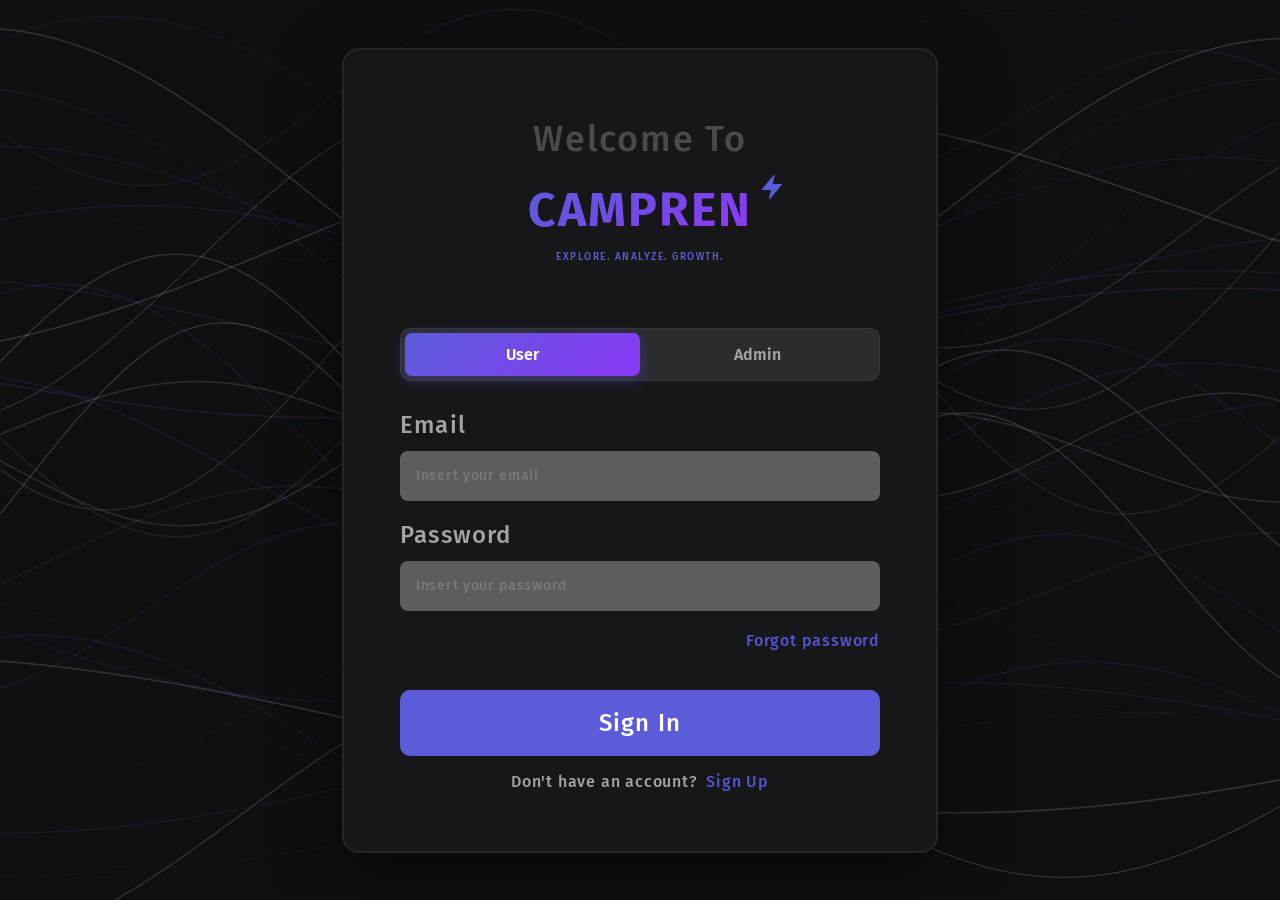
<file: tubes/frontend/Admin/index.html>
<!DOCTYPE html>
<html lang="id">
<head>
  <meta charset="UTF-8" />
  <meta name="viewport" content="width=device-width, initial-scale=1.0"/>
  <title>Campren – Admin Dashboard</title>

  <link rel="stylesheet" href="style.css" />
  <link rel="stylesheet" href="../shared/page-state.css" />

  <link
    href="https://fonts.googleapis.com/css2?family=DM+Sans:wght@300;400;500;600;700&family=DM+Mono:wght@400;500&display=swap"
    rel="stylesheet"
  />
</head>

<body>

<!-- SIDEBAR -->
<aside class="sidebar">

  <!-- LOGO -->
  <div class="sidebar-logo">

    <div class="logo-icon">
      <svg width="28" height="28" viewBox="0 0 28 28" fill="none">
        <rect width="28" height="28" rx="8" fill="#8A38F5"/>
        <path
          d="M7 18L12 11L16 15L20 8"
          stroke="white"
          stroke-width="2.2"
          stroke-linecap="round"
          stroke-linejoin="round"
        />
        <circle
          cx="20"
          cy="8"
          r="2"
          fill="#a5f3fc"
        />
      </svg>
    </div>

    <div>
      <div class="logo-name">CAMPREN</div>
      <div class="logo-tagline">
        ADMIN PANEL
      </div>
    </div>

  </div>

  <!-- NAV -->
  <nav class="sidebar-nav">

    <div class="nav-group-label">
      ADMINISTRATION
    </div>

    <a href="#" class="nav-item active">
      <svg width="18" height="18" viewBox="0 0 24 24" fill="none" stroke="currentColor" stroke-width="1.8">
        <rect x="3" y="3" width="7" height="7" rx="1"/>
        <rect x="14" y="3" width="7" height="7" rx="1"/>
        <rect x="14" y="14" width="7" height="7" rx="1"/>
        <rect x="3" y="14" width="7" height="7" rx="1"/>
      </svg>
      Overview
    </a >

  </nav>

  <!-- ADMIN BADGE PANEL -->
  <div class="target-panel admin-info-panel">
    <div class="target-label">SYSTEM STATE</div>
    <div class="system-status">
      <span class="status-dot online"></span>
      <span class="status-text">Connected to API</span>
    </div>
  </div>

</aside>

<!-- MAIN -->
<main class="main">

  <header class="topbar">

    <h1 class="page-title">
      Admin Overview
    </h1>

    <div class="topbar-right">
      <span class="admin-badge">ADMIN MODE</span>
      <button class="user-avatar" type="button" data-logout title="Logout" aria-label="Logout">
        <svg width="20" height="20" viewBox="0 0 24 24" fill="none" stroke="currentColor" stroke-width="1.8">
          <circle cx="12" cy="8" r="4"/>
          <path d="M4 20c0-4 3.6-7 8-7s8 3 8 7"/>
        </svg>
      </button>
    </div>

  </header>

  <div class="content">

    <!-- KPI GRID -->
    <div class="kpi-grid">

      <!-- TOTAL CAMPAIGNS -->
      <div class="kpi-card">
        <div class="kpi-top-label">
          TOTAL CAMPAIGNS
        </div>
        <div class="kpi-value campaigns-val" id="totalCampaigns">
          0
        </div>
      </div>

      <!-- SPEND -->
      <div class="kpi-card kpi-spend">
        <div class="kpi-top-label">
          TOTAL AD SPEND
        </div>
        <div class="kpi-value spend-val" id="totalSpend">
          Rp 0
        </div>
      </div>

      <!-- REVENUE -->
      <div class="kpi-card kpi-revenue">
        <div class="kpi-top-label">
          TOTAL REVENUE
        </div>
        <div class="kpi-value revenue-val" id="totalRevenue">
          Rp 0
        </div>
      </div>

      <!-- ROAS -->
      <div class="kpi-card kpi-roas">
        <div class="kpi-top-label">
          AVERAGE ROAS
        </div>
        <div class="kpi-value roas-val" id="avgRoas">
          0x
        </div>
      </div>

    </div>

    <!-- CAMPAIGN REPORT TABLE -->
    <div class="table-card">

      <div class="card-title">
        All System Campaigns Report
      </div>

      <div class="table-wrap">

        <table class="campaign-table">

          <thead>
            <tr>
              <th>CAMPAIGN</th>
              <th>USER ID</th>
              <th>CHANNEL</th>
              <th>TANGGAL MULAI</th>
              <th>TANGGAL AKHIR</th>
              <th>BUDGET</th>
              <th>AD SPEND</th>
              <th>REVENUE</th>
              <th>ROAS</th>
              <th>STATUS</th>
            </tr>
          </thead>

          <tbody id="adminCampaignsTableBody">
            <!-- Dynamically populated -->
          </tbody>

        </table>

      </div>

    </div>

  </div>

</main>

<div id="toast" class="toast"></div>

<script src="../shared/page-state.js"></script>
<script src="app.js"></script>

</body>
</html>
</file>
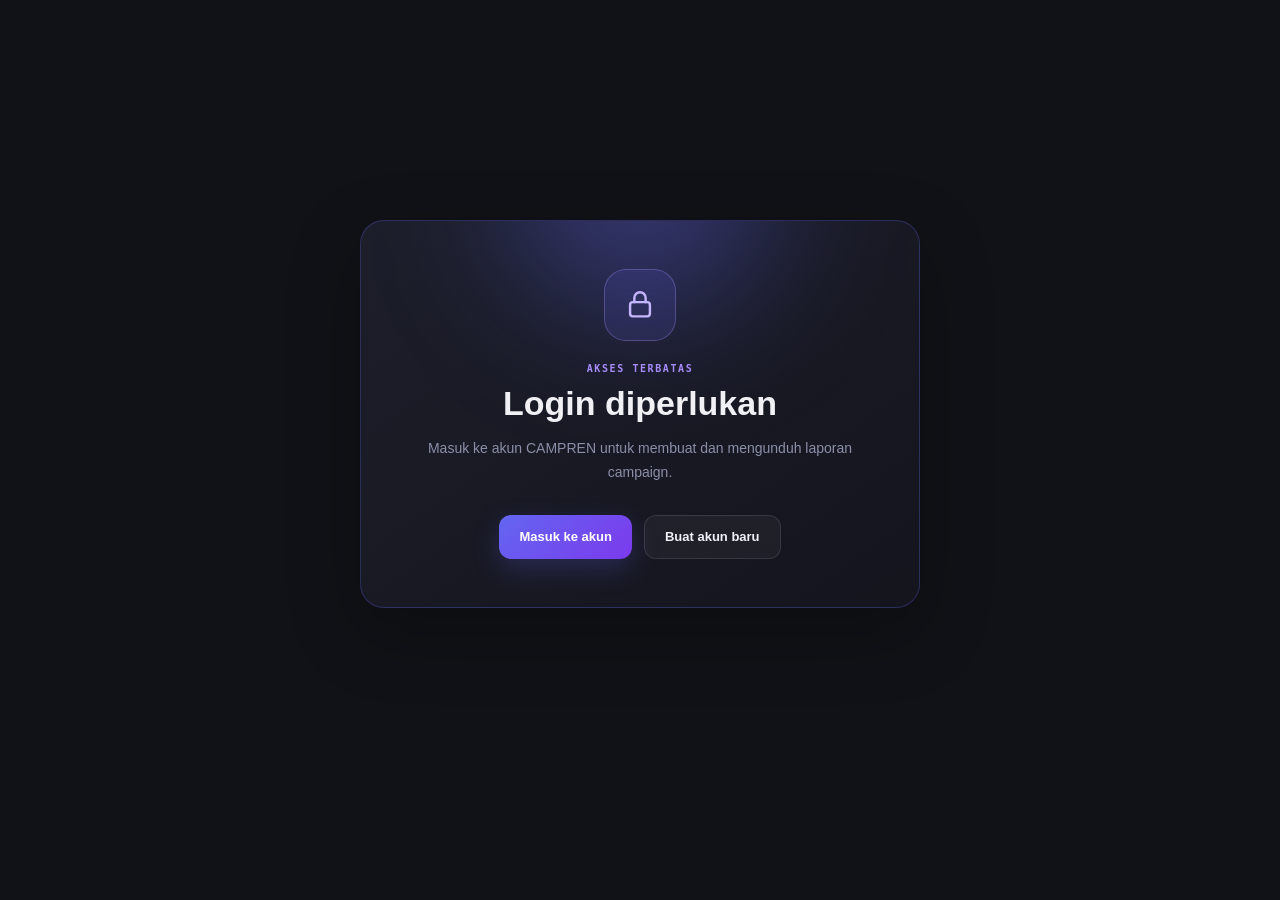
<file: tubes/frontend/Export/index.html>
<!DOCTYPE html>
<html lang="id">
<head>
  <meta charset="UTF-8" />
  <meta name="viewport" content="width=device-width, initial-scale=1.0" />
  <title>CAMPREN - Export Report</title>
  <link rel="stylesheet" href="style.css" />
  <link rel="stylesheet" href="../shared/page-state.css" />
</head>
<body>

  <main class="page">

    <header class="header">
      <div>
        <h1>Export Report</h1>
        <p>Generate dan download laporan campaign performance.</p>
      </div>

      <button class="back-btn" onclick="goBack()">
        ← Kembali ke Overview
      </button>
    </header>

    <section class="kpi-grid">
      <div class="kpi-card">
        <span>Total Campaign</span>
        <h2 id="totalCampaign">0</h2>
      </div>

      <div class="kpi-card">
        <span>Total Revenue</span>
        <h2 id="totalRevenue">Rp 0</h2>
      </div>

      <div class="kpi-card">
        <span>Total Spend</span>
        <h2 id="totalSpend">Rp 0</h2>
      </div>

      <div class="kpi-card">
        <span>Average ROAS</span>
        <h2 id="avgRoas">0x</h2>
      </div>
    </section>

    <section class="filter-card">
      <div>
        <h3>Filter Laporan</h3>
        <p>Pilih data yang mau dimasukin ke laporan.</p>
      </div>

      <div class="filter-grid">
        <select id="channelFilter">
          <option value="all">Semua Channel</option>
          <option value="Youtube">Youtube</option>
          <option value="Tiktok">Tiktok</option>
          <option value="Instagram">Instagram</option>
        </select>

        <select id="statusFilter">
          <option value="all">Semua Status</option>
          <option value="Good">Good</option>
          <option value="Warning">Warning</option>
          <option value="Bad">Bad</option>
        </select>

        <input type="date" id="startDate" />
        <input type="date" id="endDate" />

        <button onclick="applyFilter()">Apply</button>
        <button class="ghost-btn" onclick="resetFilter()">Reset</button>
      </div>
    </section>

    <section class="export-grid">
      <div class="export-card">
        <h3>PDF Report</h3>
        <p>Laporan siap print dengan ringkasan KPI dan tabel campaign.</p>
        <button onclick="exportReport('PDF')">Export PDF</button>
      </div>

      <div class="export-card">
        <h3>Excel Report</h3>
        <p>Format spreadsheet buat analisis data lanjutan.</p>
        <button onclick="exportReport('Excel')">Export Excel</button>
      </div>

      <div class="export-card">
        <h3>CSV Report</h3>
        <p>Data mentah yang gampang dipakai ulang.</p>
        <button onclick="exportReport('CSV')">Export CSV</button>
      </div>
    </section>

    <section class="table-card">
      <div class="table-head">
        <div>
          <h3>Preview Report</h3>
          <p>Data yang akan diexport. Jangan export kosong, itu namanya seni gagal.</p>
        </div>
      </div>

      <div class="table-wrap">
        <table>
          <thead>
            <tr>
                <th>Campaign</th>
                <th>Channel</th>
                <th>Target Income</th>
                <th>Spend</th>
                <th>Revenue</th>
                <th>Impressions</th>
                <th>Clicks</th>
                <th>Conversions</th>
                <th>CTR</th>
                <th>CPC</th>
                <th>ROAS</th>
                <th>Status</th>
            </tr>
            </thead>
            <tbody id="reportTable"></tbody>
        </table>
      </div>
    </section>

  </main>

  <script src="../shared/page-state.js"></script>
  <script src="script.js"></script>
</body>
</html>
</file>
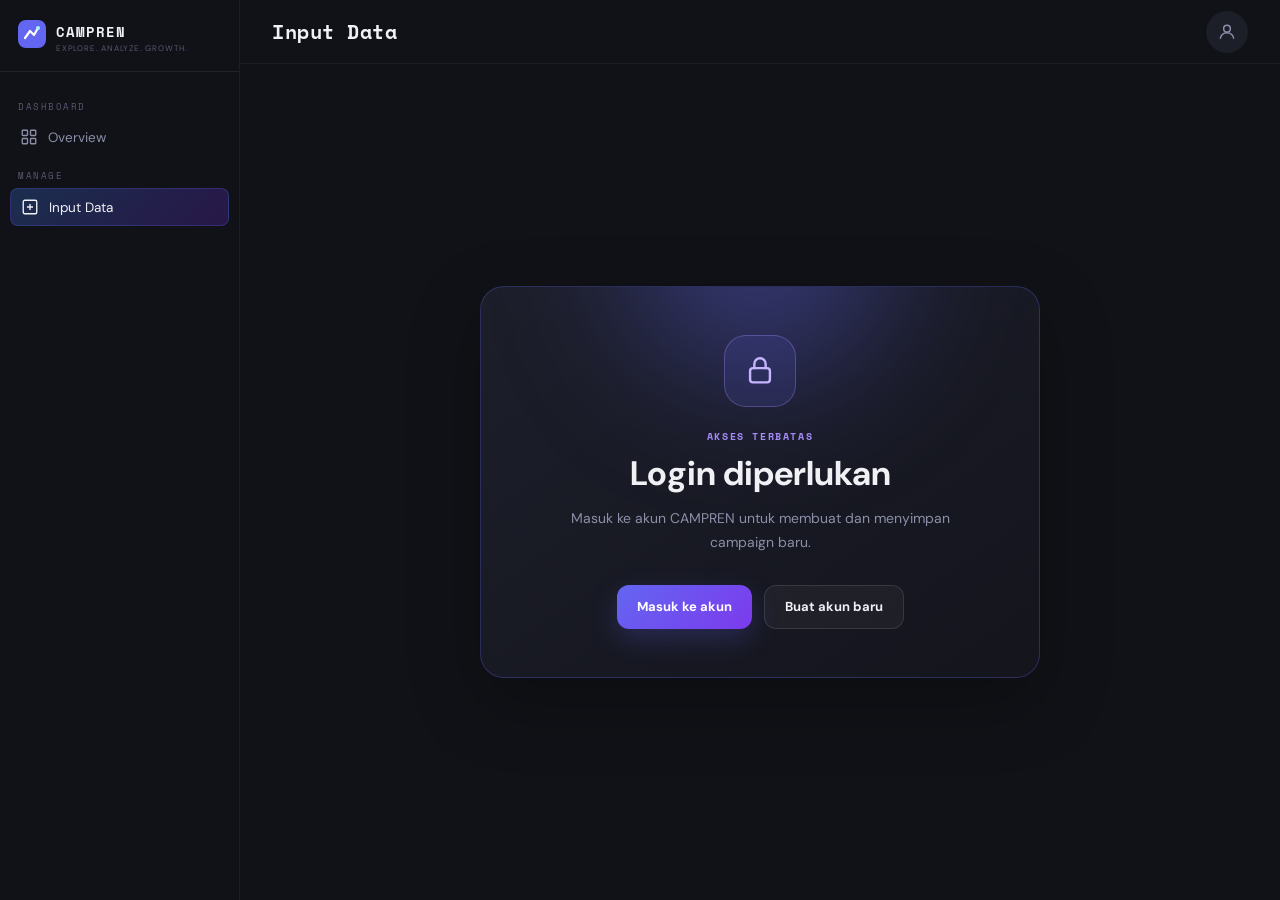
<file: tubes/frontend/Input/index.html>
<!DOCTYPE html>
<html lang="id">
<head>
  <meta charset="UTF-8" />
  <meta name="viewport" content="width=device-width, initial-scale=1.0" />
  <title>CAMPREN – Input Data</title>
  <link rel="preconnect" href="https://fonts.googleapis.com" />
  <link rel="preconnect" href="https://fonts.gstatic.com" crossorigin />
  <link href="https://fonts.googleapis.com/css2?family=Space+Mono:wght@400;700&family=DM+Sans:wght@300;400;500;600&display=swap" rel="stylesheet" />
  <link rel="stylesheet" href="style.css" />
  <link rel="stylesheet" href="../shared/page-state.css" />
</head>
<body>

  <!-- ======== SIDEBAR ======== -->
  <aside class="sidebar">
    <div class="sidebar-logo">
      <div class="logo-icon">
        <svg width="28" height="28" viewBox="0 0 28 28" fill="none">
          <rect width="28" height="28" rx="8" fill="#6366f1"/>
          <path d="M7 18L12 11L16 15L20 8" stroke="white" stroke-width="2.2" stroke-linecap="round" stroke-linejoin="round"/>
          <circle cx="20" cy="8" r="2" fill="#a5f3fc"/>
        </svg>
      </div>
      <div>
        <div class="logo-name">CAMPREN</div>
        <div class="logo-tagline">EXPLORE. ANALYZE. GROWTH.</div>
      </div>
    </div>

    <nav class="sidebar-nav">
      <div class="nav-group-label">DASHBOARD</div>
      <a href="../Dashboard/index.html" class="nav-item">
        <svg width="18" height="18" viewBox="0 0 24 24" fill="none" stroke="currentColor" stroke-width="1.8"><rect x="3" y="3" width="7" height="7" rx="1"/><rect x="14" y="3" width="7" height="7" rx="1"/><rect x="14" y="14" width="7" height="7" rx="1"/><rect x="3" y="14" width="7" height="7" rx="1"/></svg>
        Overview
      </a>

      <div class="nav-group-label">MANAGE</div>
      <a href="#" class="nav-item active">
        <svg width="18" height="18" viewBox="0 0 24 24" fill="none" stroke="currentColor" stroke-width="1.8"><rect x="3" y="3" width="18" height="18" rx="2"/><path d="M12 8v8M8 12h8"/></svg>
        Input Data
      </a>
    </nav>
  </aside>

  <!-- ======== MAIN ======== -->
  <main class="main-content">
    <header class="topbar">
      <h1 class="page-title">Input Data</h1>
      <div class="topbar-right">
      <button class="user-avatar" type="button" data-logout title="Logout" aria-label="Logout">
        <svg width="20" height="20" viewBox="0 0 24 24" fill="none" stroke="currentColor" stroke-width="1.8">
          <circle cx="12" cy="8" r="4"/>
          <path d="M4 20c0-4 3.6-7 8-7s8 3 8 7"/>
        </svg>
      </button>
      </div>
    </header>

    <!-- Scrollable Form Area -->
    <div class="form-scroll-container" id="formScroll">

      <!-- ===== SECTION 1: Informasi Campaign ===== -->
<section class="form-section" id="section-1">

  <div class="section-header">
    <div class="section-badge">1</div>

    <div>
      <h2 class="section-title">Informasi Campaign</h2>
      <p class="section-subtitle">
        Nama, channel, produk, dan periode campaign
      </p>
    </div>
  </div>

  <div class="form-body">

    <div class="form-row">
      <div class="form-group">
        <label class="form-label required">Nama Campaign</label>

        <input 
          type="text" 
          class="form-input" 
          id="namaCampaign" 
          placeholder="Masukkan nama campaign" 
        />
      </div>
    </div>

    <div class="form-row channel-row">
      <div class="form-group">
        <label class="form-label required">Channel</label>

        <div class="channel-grid" id="channelGroup">

          <button class="channel-btn" data-channel="youtube">
            <span class="channel-dot" style="background:#ef4444"></span>
            Youtube
          </button>

          <button class="channel-btn" data-channel="instagram">
            <span class="channel-dot" style="background:#f56040"></span>
            Instagram
          </button>

          <button class="channel-btn" data-channel="tiktok">
            <span class="channel-dot" style="background:#38bdf8"></span>
            Tiktok
          </button>

        </div>
      </div>
    </div>

    <div class="form-row">

      <div class="form-group">
        <label class="form-label required">Tanggal Mulai</label>

          <input 
            type="date" 
            class="form-input" 
            id="tanggalMulai"
          />
        </div>

        <div class="form-group">
          <label class="form-label required">Tanggal Berakhir</label>

          <input 
            type="date" 
            class="form-input" 
            id="tanggalBerakhir"
          />
        </div>

    </div>

  </div>
</section>

      <!-- ===== SECTION 2: Data Anggaran ===== -->
      <section class="form-section" id="section-2">
        <div class="section-header">
          <div class="section-badge">2</div>
          <div>
            <h2 class="section-title">Data Anggaran</h2>
            <p class="section-subtitle">Anggaran campaign</p>
          </div>
        </div>

        <div class="form-body">
          <div class="form-row">
            <div class="form-group">
              <label class="form-label required">Anggaran</label>
              <div class="input-prefix-wrap">
                <span class="input-prefix">Rp</span>
                <input type="number" class="form-input prefix" id="anggaran" placeholder="0" min="0" />
              </div>
            </div>
          </div>
        </div>
      </section>

      <!-- ===== SECTION 3: Data Target ===== -->
      <section class="form-section" id="section-3">
        <div class="section-header">
          <div class="section-badge">3</div>
          <div>
            <h2 class="section-title">Data Target</h2>
            <p class="section-subtitle">Target performa campaign</p>
          </div>
        </div>

        <div class="form-body">
          <div class="form-row">
            <div class="form-group">
              <label class="form-label required">Target Jumlah Views</label>
              <input type="number" class="form-input" id="targetViews" placeholder="0" min="0" />
            </div>
            <div class="form-group">
              <label class="form-label required">Target Clicks</label>
              <input type="number" class="form-input" id="targetClicks" placeholder="0" min="0" />
            </div>
          </div>

          <div class="form-row">
            <div class="form-group">
              <label class="form-label required">Target Revenue</label>
              <div class="input-prefix-wrap">
                <span class="input-prefix">Rp</span>
                <input type="number" class="form-input prefix" id="targetRevenue" placeholder="0" min="0" />
              </div>
            </div>
            <div class="form-group">
              <label class="form-label required">Target Rasio CTR</label>
              <div class="input-prefix-wrap">
              <input 
                type="number"
                class="form-input suffix"
                id="targetCTR"
                readonly
              />
                <span class="input-suffix">%</span>
              </div>
            </div>
          </div>

        <!-- ROAS Aktual Display -->
          <div class="roas-aktual-card" id="roasAktualCard">
            <div class="roas-aktual-left">
              <div class="roas-aktual-label">Target ROAS</div>
              <div class="roas-aktual-formula" id="roasFormula">– / –</div>
            </div>
            <div class="roas-aktual-right">
              <span class="roas-value" id="roasValue">–x</span>
              <span class="roas-status" id="roasStatus"></span>
            </div>
          </div>

          <!-- CTR Preview -->
          <div class="ctr-preview" id="ctrPreview" style="display:none">
            <div class="ctr-bar-wrap">
              <div class="ctr-bar-fill" id="ctrBarFill"></div>
            </div>
            <span class="ctr-bar-label" id="ctrBarLabel"></span>
          </div>

          <div class="section-nav-btn-wrap space-between">
            <button class="btn-save" id="btnSave" onclick="saveCampaign()">
              <svg width="16" height="16" viewBox="0 0 24 24" fill="none" stroke="currentColor" stroke-width="2"><path d="M19 21H5a2 2 0 0 1-2-2V5a2 2 0 0 1 2-2h11l5 5v11a2 2 0 0 1-2 2z"/><polyline points="17 21 17 13 7 13 7 21"/><polyline points="7 3 7 8 15 8"/></svg>
              Save Campaign
            </button>
          </div>
        </div>
      </section>

    </div><!-- /form-scroll-container -->
  </main>

  <!-- Toast Notification -->
  <div class="toast" id="toast"></div>

  <script src="../shared/page-state.js"></script>
  <script src="script.js"></script>
</body>
</html>
</file>
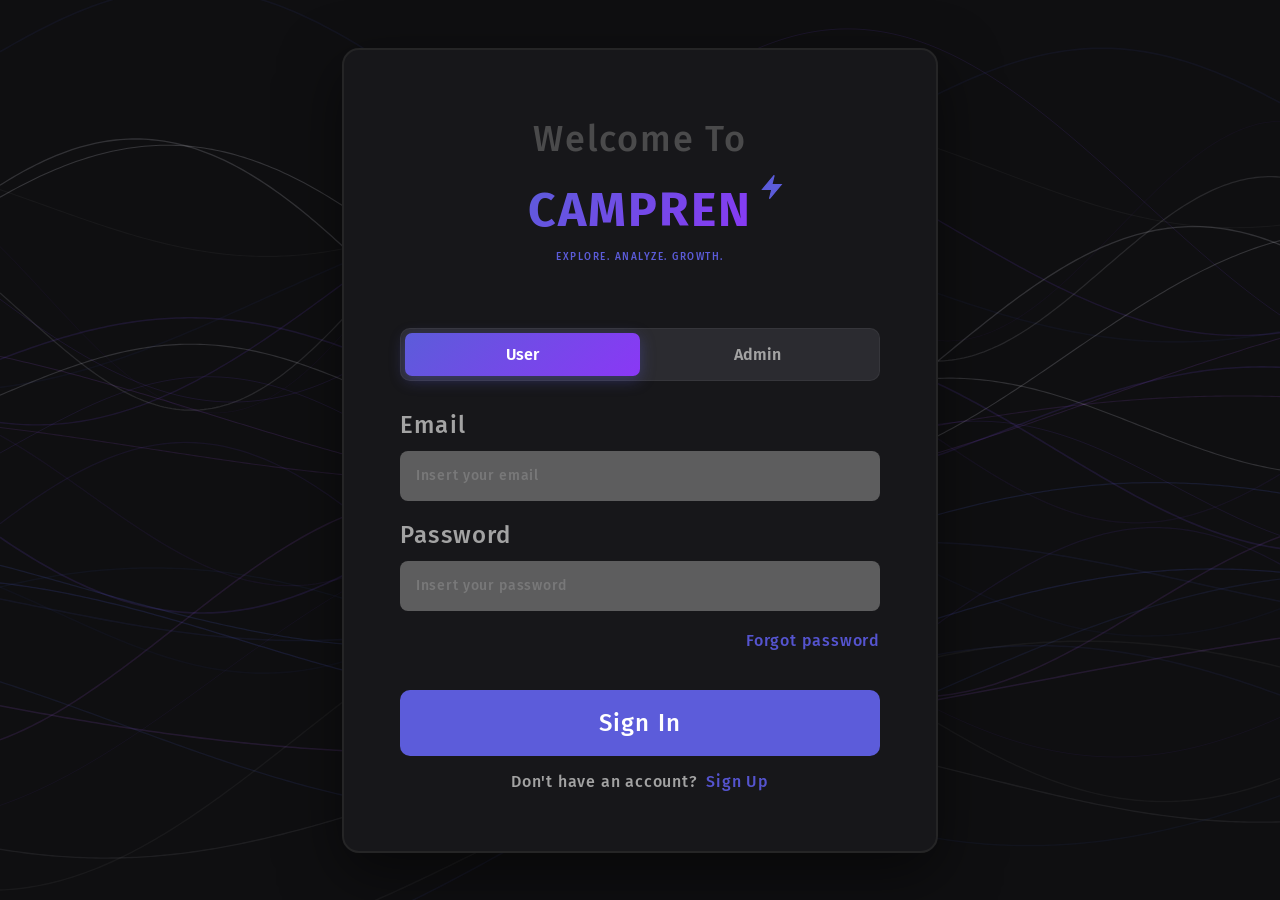
<file: tubes/frontend/Login/index.html>
<!DOCTYPE html>
<html lang="en">
<head>
    <meta charset="UTF-8">
    <meta name="viewport" content="width=device-width, initial-scale=1.0">
    <title>Login - CAMPREN</title>

    <link rel="preconnect" href="https://fonts.googleapis.com">
    <link rel="preconnect" href="https://fonts.gstatic.com" crossorigin>

    <link
        href="https://fonts.googleapis.com/css2?family=Fira+Sans:wght@500&display=swap"
        rel="stylesheet"
    >

    <link rel="stylesheet" href="styles.css">
</head>

<body>

    <div class="login-container">

        <div class="background-gradient">
            <!-- SVG LU BIARIN -->
        </div>

        <!-- FIX -->
        <form class="login-card" id="loginForm">

            <div class="login-header">

                <p class="welcome-text">Welcome To</p>

                <div class="logo">

                    <span class="logo-text">CAMPREN</span>

                    <svg class="logo-icon" viewBox="0 0 24 24" fill="none">
                        <path
                            d="M13 2L3 14h8l-2 8 10-12h-8l2-8z"
                            fill="#5C5CDA"
                            stroke="#5C5CDA"
                            stroke-width="1"
                        />
                    </svg>

                    <p class="logo-tagline">
                        EXPLORE. ANALYZE. GROWTH.
                    </p>

                </div>

            </div>

            <div class="role-selector">
                <button type="button" class="role-tab active" data-role="1" id="roleUserBtn">User</button>
                <button type="button" class="role-tab" data-role="2" id="roleAdminBtn">Admin</button>
            </div>

            <div class="form-group">

                <label for="email" class="form-label">
                    Email
                </label>

                <input
                    type="email"
                    id="email"
                    class="form-input"
                    placeholder="Insert your email"
                    autocomplete="email"
                />

            </div>

            <div class="form-group">

                <label for="password" class="form-label">
                    Password
                </label>

                <input
                    type="password"
                    id="password"
                    class="form-input"
                    placeholder="Insert your password"
                    autocomplete="current-password"
                />

            </div>

            <div class="forgot-password-wrapper">

                <a href="#" class="forgot-password">
                    Forgot password
                </a>

            </div>

            <p id="loginMessage" class="login-message"></p>

            <!-- FIX -->
            <button
                type="submit"
                class="btn btn-primary"
                id="signInBtn"
            >
                Sign In
            </button>

            <div class="signup-wrapper">

                <span class="signup-text">
                    Don't have an account?
                </span>

                <a href="#" class="signup-link">
                    Sign Up
                </a>

            </div>

        </form>

    </div>
    <canvas id="waveCanvas"></canvas>

    <script src="script.js"></script>
</body>
</html>
</file>
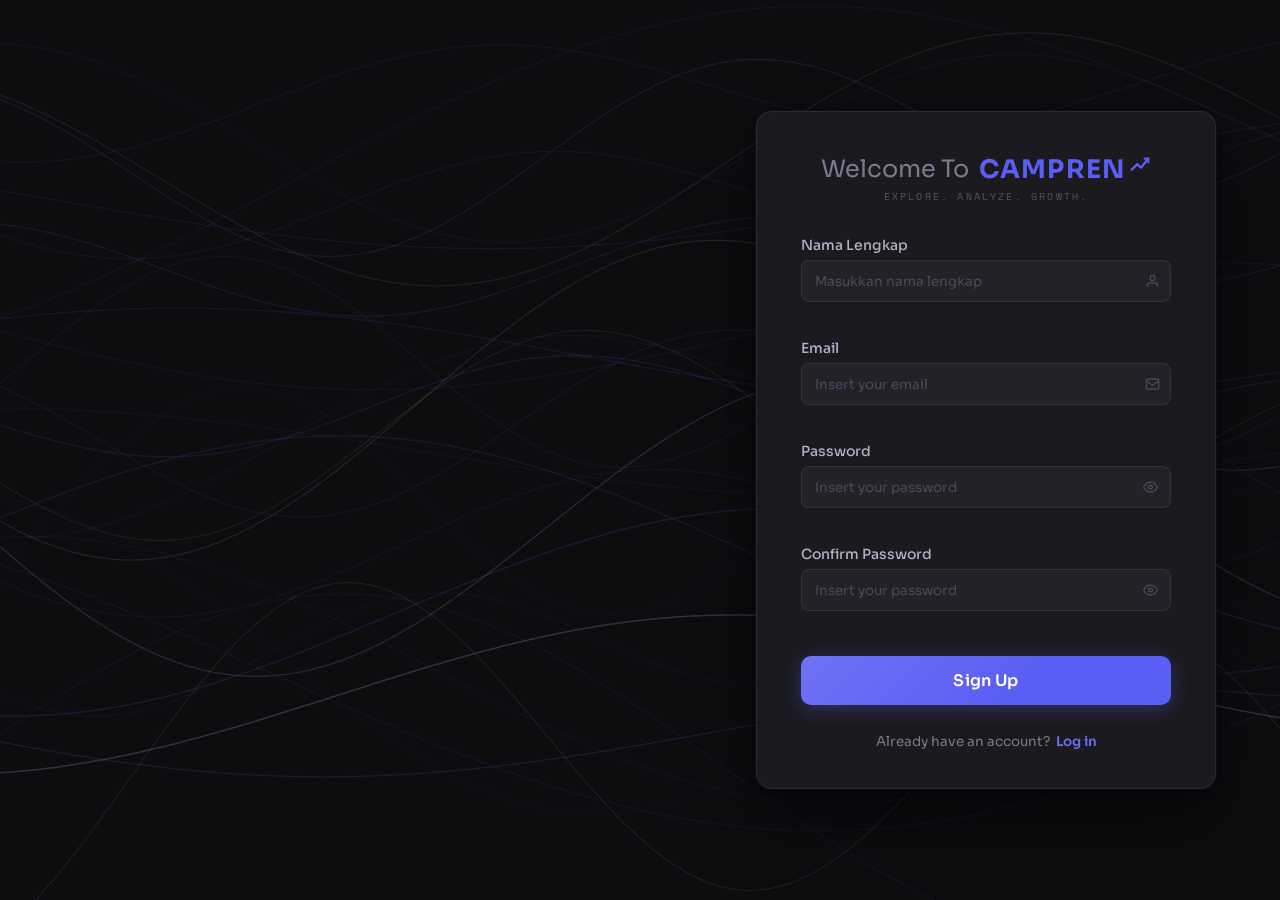
<file: tubes/frontend/Registrasi/index.html>
<!DOCTYPE html>
<html lang="en">
<head>
  <meta charset="UTF-8" />
  <meta name="viewport" content="width=device-width, initial-scale=1.0" />
  <title>Campren — Sign Up</title>
  <link rel="preconnect" href="https://fonts.googleapis.com" />
  <link rel="preconnect" href="https://fonts.gstatic.com" crossorigin />
  <link href="https://fonts.googleapis.com/css2?family=Sora:wght@300;400;500;600;700&family=Space+Mono:wght@400;700&display=swap" rel="stylesheet" />
  <link rel="stylesheet" href="style.css" />
</head>
<body>

  <canvas id="waveCanvas"></canvas>

  <div class="auth-wrapper">
    <div class="auth-card">

      <!-- Header -->
      <div class="auth-header">
        <h1 class="welcome-text">
          Welcome To
          <span class="brand-name">
            CAMPREN
            <svg class="brand-arrow" width="22" height="22" viewBox="0 0 24 24" fill="none">
              <polyline points="3,17 9,11 13,15 21,5" stroke="#5b5ef4" stroke-width="2.5" stroke-linecap="round" stroke-linejoin="round"/>
              <polyline points="17,5 21,5 21,9"        stroke="#5b5ef4" stroke-width="2.5" stroke-linecap="round" stroke-linejoin="round"/>
            </svg>
          </span>
        </h1>
        <p class="brand-tagline">EXPLORE. ANALYZE. GROWTH.</p>
      </div>

      <!-- Form -->
      <div class="auth-form">

        <!-- Nama Lengkap -->
        <div class="field-group">
          <label class="field-label" for="fullname">Nama Lengkap</label>
          <div class="input-wrapper">
            <input
              class="field-input"
              type="text"
              id="fullname"
              placeholder="Masukkan nama lengkap"
              autocomplete="name"
            />
            <span class="input-icon">
              <svg width="15" height="15" viewBox="0 0 24 24" fill="none" stroke="currentColor" stroke-width="2">
                <path d="M20 21v-2a4 4 0 0 0-4-4H8a4 4 0 0 0-4 4v2"/>
                <circle cx="12" cy="7" r="4"/>
              </svg>
            </span>
          </div>
          <span class="field-error" id="fullname-error"></span>
        </div>

        <!-- Email -->
        <div class="field-group">
          <label class="field-label" for="email">Email</label>
          <div class="input-wrapper">
            <input
              class="field-input"
              type="email"
              id="email"
              placeholder="Insert your email"
              autocomplete="email"
            />
            <span class="input-icon">
              <svg width="15" height="15" viewBox="0 0 24 24" fill="none" stroke="currentColor" stroke-width="2">
                <rect x="2" y="4" width="20" height="16" rx="2"/>
                <path d="M2 7l10 7 10-7"/>
              </svg>
            </span>
          </div>
          <span class="field-error" id="email-error"></span>
        </div>

        <!-- Password -->
        <div class="field-group">
          <label class="field-label" for="password">Password</label>
          <div class="input-wrapper">
            <input
              class="field-input"
              type="password"
              id="password"
              placeholder="Insert your password"
              autocomplete="new-password"
            />
            <button type="button" class="toggle-password input-icon" data-target="password" aria-label="Toggle password">
              <svg class="eye-icon" width="15" height="15" viewBox="0 0 24 24" fill="none" stroke="currentColor" stroke-width="2">
                <path d="M1 12s4-8 11-8 11 8 11 8-4 8-11 8-11-8-11-8z"/>
                <circle cx="12" cy="12" r="3"/>
              </svg>
            </button>
          </div>
          <span class="field-error" id="password-error"></span>
        </div>

        <!-- Confirm Password -->
        <div class="field-group">
          <label class="field-label" for="confirm-password">Confirm Password</label>
          <div class="input-wrapper">
            <input
              class="field-input"
              type="password"
              id="confirm-password"
              placeholder="Insert your password"
              autocomplete="new-password"
            />
            <button type="button" class="toggle-password input-icon" data-target="confirm-password" aria-label="Toggle password">
              <svg class="eye-icon" width="15" height="15" viewBox="0 0 24 24" fill="none" stroke="currentColor" stroke-width="2">
                <path d="M1 12s4-8 11-8 11 8 11 8-4 8-11 8-11-8-11-8z"/>
                <circle cx="12" cy="12" r="3"/>
              </svg>
            </button>
          </div>
          <span class="field-error" id="confirm-password-error"></span>
        </div>

        <!-- Submit -->
        <button class="btn-signup" id="signupBtn" type="button">
          <span class="btn-text">Sign Up</span>
          <span class="btn-loader" id="btnLoader"></span>
        </button>

      </div>

      <!-- Footer -->
      <div class="auth-footer">
        <span class="footer-text">Already have an account?</span>
        <a href="../Login/index.html" class="footer-link">Log in</a>
      </div>

    </div>
  </div>

  <script src="script.js"></script>
</body>
</html>
</file>
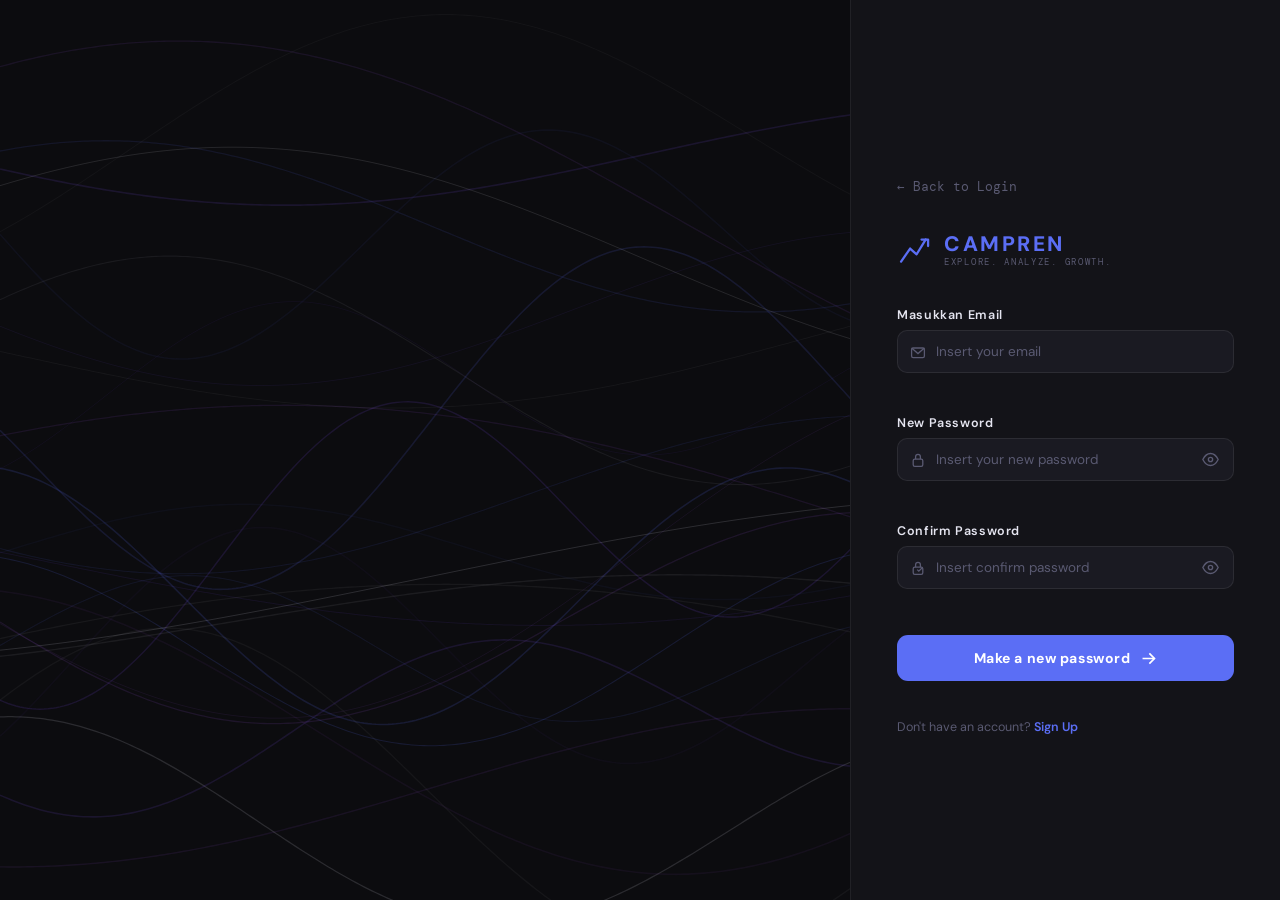
<file: tubes/frontend/Resetpw/index.html>
<!DOCTYPE html>
<html lang="id">
<head>
  <meta charset="UTF-8" />
  <meta name="viewport" content="width=device-width, initial-scale=1.0"/>
  <title>Campren – Reset Password</title>
  <link rel="preconnect" href="https://fonts.googleapis.com">
  <link href="https://fonts.googleapis.com/css2?family=DM+Sans:wght@400;500;600;700&family=DM+Mono:wght@400;500&display=swap" rel="stylesheet">
  <link rel="stylesheet" href="style.css" />
</head>
<body>

  <canvas id="waveCanvas"></canvas>

  <div class="panel">
    <a href="../Login/index.html" class="back-login">
            ← Back to Login
    </a>
    <!-- Logo -->
    <div class="logo">
      <svg class="logo-icon" viewBox="0 0 44 44" fill="none" xmlns="http://www.w3.org/2000/svg">
        <polyline points="5,35 16,19 24,26 35,8" stroke="#5b6ef5" stroke-width="2.8" stroke-linecap="round" stroke-linejoin="round"/>
        <polyline points="30,8 38,8 38,16"        stroke="#5b6ef5" stroke-width="2.8" stroke-linecap="round" stroke-linejoin="round"/>
      </svg>
      <div class="logo-text">
        <span class="logo-name">CAMPREN</span>
        <span class="logo-tagline">EXPLORE. ANALYZE. GROWTH.</span>
      </div>
    </div>

    <!-- Form -->
    <div class="form-wrapper">

      <!-- Email -->
      <div class="field" style="--delay:.12s">
        <label for="emailInput">Masukkan Email</label>
        <div class="input-wrapper">
          <svg class="input-icon" viewBox="0 0 20 20" fill="none" stroke="currentColor" stroke-width="1.6">
            <rect x="2" y="5" width="16" height="12" rx="2"/>
            <polyline points="2,5 10,12 18,5"/>
          </svg>
          <input type="email" id="emailInput" placeholder="Insert your email" autocomplete="email"/>
        </div>
        <span class="field-hint" id="emailHint"></span>
      </div>

      <!-- New Password -->
      <div class="field" style="--delay:.20s">
        <label for="newPassword">New Password</label>
        <div class="input-wrapper">
          <svg class="input-icon" viewBox="0 0 20 20" fill="none" stroke="currentColor" stroke-width="1.6">
            <rect x="4" y="9" width="12" height="9" rx="2"/>
            <path d="M7 9V6a3 3 0 0 1 6 0v3"/>
          </svg>
          <input type="password" id="newPassword" placeholder="Insert your new password" autocomplete="new-password"/>
          <button class="eye-btn" data-target="newPassword" tabindex="-1" aria-label="Toggle password">
            <svg viewBox="0 0 20 20" fill="none" stroke="currentColor" stroke-width="1.6" class="eye-icon">
              <path d="M1 10s3.5-7 9-7 9 7 9 7-3.5 7-9 7-9-7-9-7z"/>
              <circle cx="10" cy="10" r="2.5"/>
            </svg>
          </button>
        </div>
        <span class="strength-text" id="strengthText"></span>
      </div>

      <!-- Confirm Password -->
      <div class="field" style="--delay:.28s">
        <label for="confirmPassword">Confirm Password</label>
        <div class="input-wrapper">
          <svg class="input-icon" viewBox="0 0 20 20" fill="none" stroke="currentColor" stroke-width="1.6">
            <path d="M9 12l2 2 4-4"/>
            <rect x="4" y="9" width="12" height="9" rx="2"/>
            <path d="M7 9V6a3 3 0 0 1 6 0v3"/>
          </svg>
          <input type="password" id="confirmPassword" placeholder="Insert confirm password" autocomplete="new-password"/>
          <button class="eye-btn" data-target="confirmPassword" tabindex="-1" aria-label="Toggle confirm">
            <svg viewBox="0 0 20 20" fill="none" stroke="currentColor" stroke-width="1.6" class="eye-icon">
              <path d="M1 10s3.5-7 9-7 9 7 9 7-3.5 7-9 7-9-7-9-7z"/>
              <circle cx="10" cy="10" r="2.5"/>
            </svg>
          </button>
        </div>
        <span class="match-text" id="matchText"></span>
      </div>

      <!-- Submit -->
      <button class="submit-btn" id="submitBtn" style="--delay:.36s">
        <span class="btn-label">Make a new password</span>
        <svg class="btn-ico" viewBox="0 0 20 20" fill="none" stroke="currentColor" stroke-width="2">
          <line x1="3" y1="10" x2="17" y2="10"/>
          <polyline points="11,4 17,10 11,16"/>
        </svg>
      </button>
    </div>

    <p class="footer-link">Don't have an account? <a href="../Registrasi/index.html" class="signup">Sign Up</a></p>
  </div>

  <script src="script.js"></script>
</body>
</file>
<file: tubes/frontend/Admin/style.css>
/* =====================
   CSS VARIABLES & RESET
   ===================== */
:root {
  --bg-base: #111217;
  --bg-sidebar: #0E0F14;
  --bg-card: #181A22;
  --bg-card-alt: #1C1E28;
  --bg-hover: rgba(255,255,255,0.04);

  --border: rgba(255,255,255,0.07);
  --border-focus: rgba(138, 56, 245, 0.5);

  --text-primary: #F0F0F5;
  --text-secondary: #8B8FA8;
  --text-muted: #555870;

  --accent-blue: #3B82F6;
  --accent-violet: #8A38F5;
  --accent-green: #34D399;
  --accent-orange: #F97316;
  --accent-red: #F87171;
  --accent-yellow: #FBBF24;

  --tiktok: #3B82F6;
  --youtube: #F87171;
  --instagram: #FBBF24;

  --sidebar-width: 240px;
  --topbar-height: 64px;

  --font: 'DM Sans', sans-serif;
  --font-mono: 'DM Mono', monospace;

  --radius-sm: 6px;
  --radius-md: 10px;
  --radius-lg: 14px;
  --radius-xl: 18px;
}

*, *::before, *::after { box-sizing: border-box; margin: 0; padding: 0; }

html { font-size: 14px; }

body {
  font-family: var(--font);
  background: var(--bg-base);
  color: var(--text-primary);
  display: flex;
  min-height: 100vh;
  overflow-x: hidden;
}

/* =====================
   SIDEBAR
   ===================== */
.sidebar {
  width: var(--sidebar-width);
  min-height: 100vh;
  background: var(--bg-sidebar);
  border-right: 1px solid var(--border);
  display: flex;
  flex-direction: column;
  position: fixed;
  top: 0; left: 0;
  z-index: 100;
  padding-bottom: 16px;
}

.sidebar-logo {
  display: flex;
  align-items: center;
  gap: 10px;
  padding: 20px 18px 18px;
  border-bottom: 1px solid var(--border);
}

.logo-name {
  font-family: var(--font-mono);
  font-size: 14px;
  font-weight: 700;
  letter-spacing: 1px;
  color: var(--text-primary);
}

.logo-tagline {
  font-size: 8px;
  letter-spacing: 0.8px;
  color: var(--text-muted);
  margin-top: 2px;
}

.sidebar-nav {
  padding: 16px 10px;
  flex: 1;
}

.nav-group-label {
  font-size: 9px;
  letter-spacing: 1.5px;
  color: var(--text-muted);
  padding: 12px 8px 6px;
  font-family: var(--font-mono);
}

.nav-item {
  display: flex;
  align-items: center;
  gap: 10px;
  padding: 9px 12px;
  border-radius: var(--radius-md);
  cursor: pointer;
  color: var(--text-secondary);
  font-size: 13.5px;
  font-weight: 500;
  text-decoration: none;
  transition: background 0.18s, color 0.18s;
  user-select: none;
}

.nav-item:hover {
  background: var(--bg-hover);
  color: var(--text-primary);
}

.nav-item.active {
  background: linear-gradient(135deg, rgba(138, 56, 245, 0.2), rgba(59, 130, 246, 0.2));
  color: var(--text-primary);
  border: 1px solid rgba(138, 56, 245, 0.25);
}

/* SYSTEM STATE */
.target-panel {
  margin: 18px 12px 0;
  padding: 14px;
  background: var(--bg-card);
  border: 1px solid var(--border);
  border-radius: var(--radius-lg);
  margin-top: auto;
}

.target-label {
  font-size: 9px;
  font-weight: 700;
  letter-spacing: 0.12em;
  color: var(--text-muted);
  margin-bottom: 10px;
}

.system-status {
  display: flex;
  align-items: center;
  gap: 8px;
  font-size: 12px;
  color: var(--text-secondary);
  font-weight: 500;
}

.status-dot {
  width: 8px;
  height: 8px;
  border-radius: 50%;
  background-color: var(--text-muted);
  position: relative;
}

.status-dot.online {
  background-color: var(--accent-green);
  box-shadow: 0 0 8px var(--accent-green);
}

/* =====================
   MAIN SECTION
   ===================== */
.main {
  margin-left: var(--sidebar-width);
  flex: 1;
  display: flex;
  flex-direction: column;
  min-height: 100vh;
}

/* TOPBAR */
.topbar {
  height: var(--topbar-height);
  display: flex;
  align-items: center;
  justify-content: space-between;
  padding: 0 28px;
  border-bottom: 1px solid var(--border);
  background: var(--bg-base);
  position: sticky;
  top: 0;
  z-index: 50;
}

.page-title {
  font-size: 22px;
  font-weight: 700;
  letter-spacing: -0.02em;
  color: var(--text-primary);
}

.topbar-right {
  display: flex;
  align-items: center;
  gap: 16px;
}

.admin-badge {
  font-family: var(--font-mono);
  font-size: 11px;
  font-weight: 700;
  color: var(--accent-violet);
  background: rgba(138, 56, 245, 0.12);
  border: 1px solid rgba(138, 56, 245, 0.3);
  padding: 4px 10px;
  border-radius: var(--radius-sm);
  letter-spacing: 0.5px;
}

.user-avatar {
  border: none;
  outline: none;
  background: var(--bg-card);
  width: 42px;
  height: 42px;
  border-radius: 50%;
  display: flex;
  align-items: center;
  justify-content: center;
  color: var(--text-primary);
  cursor: pointer;
  transition: transform 0.2s ease, background 0.2s ease;
}

.user-avatar:hover {
  transform: translateY(-1px);
  background: #232633;
}

/* =====================
   CONTENT & GRID
   ===================== */
.content {
  padding: 24px 28px;
  display: flex;
  flex-direction: column;
  gap: 20px;
}

.kpi-grid {
  display: grid;
  grid-template-columns: repeat(4, 1fr);
  gap: 16px;
}

.kpi-card {
  background: var(--bg-card);
  border: 1px solid var(--border);
  border-radius: var(--radius-xl);
  padding: 18px 20px;
  position: relative;
  overflow: hidden;
  transition: border-color 0.2s, transform 0.2s;
}

.kpi-card:hover {
  border-color: rgba(255,255,255,0.14);
  transform: translateY(-1px);
}

.kpi-top-label {
  font-size: 10px;
  font-weight: 700;
  letter-spacing: 0.1em;
  color: var(--text-muted);
  margin-bottom: 10px;
}

.kpi-value {
  font-size: 24px;
  font-weight: 700;
  letter-spacing: -0.02em;
  line-height: 1.1;
}

.campaigns-val { color: var(--accent-blue); }
.spend-val { color: #60A5FA; }
.revenue-val { color: var(--accent-green); }
.roas-val { color: var(--accent-yellow); }

/* =====================
   TABLE VIEW
   ===================== */
.table-card {
  background: var(--bg-card);
  border: 1px solid var(--border);
  border-radius: var(--radius-xl);
  padding: 0;
  overflow: hidden;
}

.table-card .card-title {
  font-size: 13px;
  font-weight: 700;
  letter-spacing: 0.05em;
  color: var(--text-primary);
  padding: 20px 20px 10px;
}

.table-wrap { overflow-x: auto; }

.campaign-table {
  width: 100%;
  border-collapse: collapse;
  font-size: 13px;
}

.campaign-table thead tr {
  border-bottom: 1px solid var(--border);
}

.campaign-table th {
  padding: 12px 16px;
  text-align: left;
  font-size: 10px;
  font-weight: 700;
  letter-spacing: 0.1em;
  color: var(--text-muted);
  white-space: nowrap;
}

.campaign-table td {
  padding: 18px 16px;
  color: var(--text-secondary);
  vertical-align: middle;
  border-bottom: 1px solid var(--border);
  font-family: var(--font-mono);
  font-size: 13px;
}

.campaign-table tbody tr:last-child td { border-bottom: none; }
.campaign-table tbody tr:nth-child(even) { background: rgba(255,255,255,0.015); }
.campaign-table tbody tr:hover td { background: rgba(255,255,255,0.03); }

.camp-name {
  font-family: var(--font);
  font-size: 13px;
  font-weight: 600;
  color: var(--text-primary);
  white-space: nowrap;
}

.camp-sub {
  font-family: var(--font);
  font-size: 11px;
  color: var(--text-muted);
  margin-top: 2px;
}

.user-id-badge {
  display: inline-block;
  padding: 2px 6px;
  background: rgba(255,255,255,0.06);
  border: 1px solid rgba(255,255,255,0.1);
  border-radius: var(--radius-sm);
  color: var(--text-secondary);
  font-weight: 500;
  font-size: 12px;
}

/* CHANNEL BADGES */
.channel-badge {
  display: inline-block;
  padding: 4px 10px;
  border-radius: 99px;
  font-family: var(--font);
  font-size: 11px;
  font-weight: 600;
  letter-spacing: 0.02em;
  white-space: nowrap;
}

.tiktok-badge { background: rgba(59,130,246,0.15); color: var(--tiktok); border: 1px solid rgba(59,130,246,0.3); }
.instagram-badge { background: rgba(251,191,36,0.12); color: var(--instagram); border: 1px solid rgba(251,191,36,0.3); }
.youtube-badge { background: rgba(239,68,68,0.15); color: var(--youtube); border: 1px solid rgba(239,68,68,0.3); }

.revenue-green { color: var(--accent-green) !important; font-weight: 600; }
.roas-orange { color: var(--accent-orange) !important; font-weight: 700; }

.status-badge {
  display: inline-block;
  padding: 3px 8px;
  border-radius: var(--radius-sm);
  font-family: var(--font);
  font-size: 11px;
  font-weight: 600;
  text-transform: uppercase;
}

.status-badge.active {
  background: rgba(52, 211, 153, 0.12);
  color: var(--accent-green);
  border: 1px solid rgba(52, 211, 153, 0.25);
}

.status-badge.completed {
  background: rgba(255, 255, 255, 0.05);
  color: var(--text-muted);
  border: 1px solid rgba(255, 255, 255, 0.1);
}

/* =====================
   SCROLLBAR & RESPONSIVE
   ===================== */
::-webkit-scrollbar { width: 5px; height: 5px; }
::-webkit-scrollbar-track { background: transparent; }
::-webkit-scrollbar-thumb { background: rgba(255,255,255,0.1); border-radius: 99px; }
::-webkit-scrollbar-thumb:hover { background: rgba(255,255,255,0.18); }

@media (max-width: 1280px) {
  .kpi-grid { grid-template-columns: repeat(2, 1fr); }
}

@media (max-width: 960px) {
  :root { --sidebar-width: 200px; }
}

@media (max-width: 768px) {
  .sidebar { transform: translateX(-100%); transition: transform 0.3s; }
  .main { margin-left: 0; }
  .kpi-grid { grid-template-columns: 1fr; }
}

/* =====================
   TOAST SYSTEM
   ===================== */
.toast {
  position: fixed;
  bottom: 24px;
  right: 24px;
  background: var(--bg-card);
  border: 1px solid var(--border);
  color: var(--text-primary);
  padding: 12px 20px;
  border-radius: var(--radius-md);
  font-size: 13.5px;
  font-weight: 500;
  box-shadow: 0 10px 30px rgba(0,0,0,0.3);
  display: flex;
  align-items: center;
  gap: 10px;
  opacity: 0;
  transform: translateY(10px);
  pointer-events: none;
  transition: opacity 0.3s, transform 0.3s;
  z-index: 9999;
}

.toast.show {
  opacity: 1;
  transform: translateY(0);
  pointer-events: auto;
}

.toast.success {
  border-color: rgba(52, 211, 153, 0.3);
  background: linear-gradient(135deg, var(--bg-card) 0%, rgba(52, 211, 153, 0.05) 100%);
}

.toast.error {
  border-color: rgba(248, 113, 113, 0.3);
  background: linear-gradient(135deg, var(--bg-card) 0%, rgba(248, 113, 113, 0.05) 100%);
}
</file>
<file: tubes/frontend/shared/page-state.css>
.auth-state-host {
  min-height: calc(100vh - 72px);
  display: flex !important;
  align-items: center;
  justify-content: center;
  padding: 28px !important;
}

.auth-state-card {
  width: min(560px, 100%);
  position: relative;
  isolation: isolate;
  overflow: hidden;
  padding: 48px 42px;
  border: 1px solid rgba(99, 102, 241, 0.28);
  border-radius: 24px;
  background: linear-gradient(
    145deg,
    rgba(29, 31, 43, 0.98),
    rgba(20, 21, 29, 0.98)
  );
  box-shadow: 0 24px 70px rgba(0, 0, 0, 0.28);
  color: #f0f0f5;
  font-family: "DM Sans", Arial, sans-serif;
  text-align: center;
}

.auth-state-glow {
  width: 260px;
  height: 260px;
  position: absolute;
  top: -170px;
  left: 50%;
  z-index: -1;
  border-radius: 50%;
  background: rgba(99, 102, 241, 0.38);
  filter: blur(70px);
  transform: translateX(-50%);
}

.auth-state-icon {
  width: 72px;
  height: 72px;
  margin: 0 auto 22px;
  display: grid;
  place-items: center;
  color: #c4b5fd;
  border: 1px solid rgba(167, 139, 250, 0.32);
  border-radius: 22px;
  background: rgba(99, 102, 241, 0.14);
}

.auth-state-card.is-error .auth-state-icon {
  color: #fca5a5;
  border-color: rgba(248, 113, 113, 0.3);
  background: rgba(248, 113, 113, 0.1);
}

.auth-state-eyebrow {
  margin-bottom: 10px;
  color: #a78bfa;
  font-family: "DM Mono", "Space Mono", monospace;
  font-size: 10px;
  font-weight: 700;
  letter-spacing: 0.16em;
}

.auth-state-title {
  margin: 0;
  color: #f0f0f5;
  font-size: clamp(26px, 4vw, 34px);
  line-height: 1.15;
}

.auth-state-message {
  max-width: 440px;
  margin: 14px auto 0;
  color: #8b8fa8;
  font-size: 14px;
  line-height: 1.7;
}

.auth-state-actions {
  margin-top: 30px;
  display: flex;
  justify-content: center;
  gap: 12px;
}

.auth-state-button {
  min-height: 44px;
  padding: 0 20px;
  display: inline-flex;
  align-items: center;
  justify-content: center;
  border-radius: 12px;
  color: #f0f0f5;
  text-decoration: none;
  font-size: 13px;
  font-weight: 700;
  transition: transform 0.18s ease, border-color 0.18s ease,
    background 0.18s ease;
}

.auth-state-button:hover {
  transform: translateY(-2px);
}

.auth-state-button.primary {
  color: #fff;
  background: linear-gradient(135deg, #6366f1, #7c3aed);
  box-shadow: 0 10px 28px rgba(99, 102, 241, 0.24);
}

.auth-state-button.secondary {
  border: 1px solid rgba(255, 255, 255, 0.11);
  background: rgba(255, 255, 255, 0.04);
}

.auth-state-button.secondary:hover {
  border-color: rgba(167, 139, 250, 0.42);
  background: rgba(167, 139, 250, 0.08);
}

@media (max-width: 640px) {
  .auth-state-host {
    padding: 18px !important;
  }

  .auth-state-card {
    padding: 38px 24px;
  }

  .auth-state-actions {
    flex-direction: column;
  }
}

/* =====================
   USER POPUP
   ===================== */
.user-popup-overlay {
  position: fixed;
  top: 0;
  left: 0;
  right: 0;
  bottom: 0;
  background: rgba(0, 0, 0, 0.5);
  display: flex;
  align-items: flex-start;
  justify-content: flex-end;
  padding: 0;
  z-index: 9999;
  animation: popupFadeIn 0.2s ease;
}

@keyframes popupFadeIn {
  from {
    opacity: 0;
  }
  to {
    opacity: 1;
  }
}

.user-popup-content {
  position: absolute;
  top: 72px;
  right: 28px;
  background: #181A22;
  border: 1px solid rgba(255, 255, 255, 0.1);
  border-radius: 12px;
  padding: 16px;
  min-width: 200px;
  box-shadow: 0 10px 40px rgba(0, 0, 0, 0.4);
  animation: slideInDown 0.3s ease;
  z-index: 10000;
}

@keyframes slideInDown {
  from {
    opacity: 0;
    transform: translateY(-10px);
  }
  to {
    opacity: 1;
    transform: translateY(0);
  }
}

.user-popup-header {
  display: flex;
  justify-content: center;
  margin-bottom: 12px;
  color: #6366f1;
}

.user-popup-name {
  text-align: center;
  color: #F0F0F5;
  font-size: 14px;
  font-weight: 600;
  margin-bottom: 12px;
  word-break: break-word;
  font-family: 'DM Sans', sans-serif;
}

.user-popup-divider {
  height: 1px;
  background: rgba(255, 255, 255, 0.1);
  margin-bottom: 12px;
}

.user-popup-logout-btn {
  width: 100%;
  display: flex;
  align-items: center;
  justify-content: center;
  gap: 8px;
  padding: 10px 12px;
  background: rgba(248, 113, 113, 0.1);
  border: 1px solid rgba(248, 113, 113, 0.3);
  border-radius: 8px;
  color: #f87171;
  font-size: 13px;
  font-weight: 600;
  cursor: pointer;
  transition: all 0.18s ease;
  font-family: 'DM Sans', sans-serif;
}

.user-popup-logout-btn:hover {
  background: rgba(248, 113, 113, 0.2);
  border-color: rgba(248, 113, 113, 0.5);
  color: #fca5a5;
}

.user-popup-logout-btn:active {
  transform: scale(0.98);
}
</file>
<file: tubes/frontend/Export/style.css>
:root {
  --bg: #111217;
  --card: #181A22;
  --card-soft: #1D202A;
  --border: rgba(255,255,255,0.08);
  --text: #F4F4F5;
  --muted: #8B8FA8;
  --blue: #3B82F6;
  --green: #34D399;
  --yellow: #FBBF24;
  --red: #F87171;
  --radius: 18px;
}

* {
  margin: 0;
  padding: 0;
  box-sizing: border-box;
}

body {
  background: var(--bg);
  color: var(--text);
  font-family: Arial, sans-serif;
  min-height: 100vh;
}

.page {
  width: min(1200px, 100%);
  margin: auto;
  padding: 32px;
}

.header {
  background: linear-gradient(135deg, #181A22, #141620);
  border: 1px solid var(--border);
  border-radius: var(--radius);
  padding: 24px;
  display: flex;
  align-items: center;
  justify-content: space-between;
  gap: 16px;
  margin-bottom: 20px;
}

.header h1 {
  font-size: 30px;
  margin-bottom: 6px;
}

.header p,
.filter-card p,
.export-card p,
.table-head p {
  color: var(--muted);
  font-size: 14px;
}

.back-btn,
.filter-grid button,
.export-card button {
  border: none;
  background: var(--blue);
  color: white;
  padding: 12px 16px;
  border-radius: 12px;
  cursor: pointer;
  font-weight: 700;
}

.back-btn {
  background: var(--card-soft);
  border: 1px solid var(--border);
}

.back-btn:hover,
.filter-grid button:hover,
.export-card button:hover {
  opacity: 0.85;
}

.kpi-grid {
  display: grid;
  grid-template-columns: repeat(4, 1fr);
  gap: 16px;
  margin-bottom: 20px;
}

.kpi-card,
.filter-card,
.export-card,
.table-card {
  background: var(--card);
  border: 1px solid var(--border);
  border-radius: var(--radius);
}

.kpi-card {
  padding: 20px;
}

.kpi-card span {
  color: var(--muted);
  font-size: 13px;
}

.kpi-card h2 {
  margin-top: 10px;
  font-size: 26px;
}

.filter-card {
  padding: 22px;
  margin-bottom: 20px;
}

.filter-card h3,
.export-card h3,
.table-head h3 {
  margin-bottom: 6px;
}

.filter-grid {
  margin-top: 18px;
  display: grid;
  grid-template-columns: repeat(6, 1fr);
  gap: 12px;
}

.filter-grid select,
.filter-grid input {
  background: #111217;
  border: 1px solid var(--border);
  color: var(--text);
  border-radius: 12px;
  padding: 12px;
  outline: none;
}

.ghost-btn {
  background: transparent !important;
  border: 1px solid var(--border) !important;
}

.export-grid {
  display: grid;
  grid-template-columns: repeat(3, 1fr);
  gap: 16px;
  margin-bottom: 20px;
}

.export-card {
  padding: 22px;
}

.export-card p {
  margin-bottom: 18px;
  line-height: 1.5;
}

.table-card {
  overflow: hidden;
}

.table-head {
  padding: 22px;
  border-bottom: 1px solid var(--border);
}

.table-wrap {
  overflow-x: auto;
}

table {
  width: 100%;
  border-collapse: collapse;
  min-width: 800px;
}

th,
td {
  padding: 16px 20px;
  text-align: left;
  border-bottom: 1px solid var(--border);
  font-size: 14px;
}

th {
  color: var(--muted);
  font-size: 12px;
  text-transform: uppercase;
}

td {
  color: #D4D4D8;
}

.badge {
  padding: 6px 10px;
  border-radius: 999px;
  font-size: 12px;
  font-weight: 700;
}

.good {
  color: var(--green);
  background: rgba(52,211,153,0.12);
}

.warning {
  color: var(--yellow);
  background: rgba(251,191,36,0.12);
}

.bad {
  color: var(--red);
  background: rgba(248,113,113,0.12);
}

.empty {
  text-align: center;
  color: var(--muted);
  padding: 28px;
}

@media (max-width: 1000px) {
  .kpi-grid,
  .export-grid {
    grid-template-columns: repeat(2, 1fr);
  }

  .filter-grid {
    grid-template-columns: repeat(2, 1fr);
  }

  .header {
    flex-direction: column;
    align-items: flex-start;
  }
}

@media (max-width: 600px) {
  .page {
    padding: 18px;
  }

  .kpi-grid,
  .export-grid,
  .filter-grid {
    grid-template-columns: 1fr;
  }
}
</file>
<file: tubes/frontend/Input/style.css>
/* ============================================================
   CAMPREN – Input Data | style.css
   Dark theme, smooth scroll behavior, form sections
   ============================================================ */

*, *::before, *::after {
  box-sizing: border-box;
  margin: 0;
  padding: 0;
}

:root {
  --bg-base: #111217;
  --bg-surface: #181A22;
  --bg-card: #1C1E28;
  --bg-input: #111217;
  --bg-hover: rgba(255,255,255,0.04);

  --border: rgba(255,255,255,0.07);
  --border-focus: rgba(99,102,241,0.5);

  --accent: #6366f1;
  --accent-hover: #4f46e5;
  --accent-light: rgba(99,102,241,0.15);

  --green: #34D399;
  --green-light: rgba(52,211,153,0.12);

  --red: #F87171;
  --red-light: rgba(248,113,113,0.12);

  --text-primary: #F0F0F5;
  --text-secondary: #8B8FA8;
  --text-muted: #555870;

  --sidebar-width: 240px;
  --topbar-height: 64px;

  --radius-sm: 8px;
  --radius-md: 12px;
  --radius-lg: 18px;

  --font-body: 'DM Sans', sans-serif;
  --font-mono: 'Space Mono', monospace;

  --transition: 0.22s cubic-bezier(.4,0,.2,1);
}

html {
  scroll-behavior: smooth;
}

body {
  font-family: var(--font-body);
  background:#111217;

  color: var(--text-primary);

  display: flex;
  min-height: 100vh;
  overflow: hidden;
}

/* ============================================================
   SIDEBAR
   ============================================================ */
.sidebar {
  width: var(--sidebar-width);
  height:100vh;

  position:fixed;
  top:0;
  left:0;

  display:flex;
  flex-direction:column;
  background: #111217;

  backdrop-filter: blur(14px);

  border-right:
    1px solid rgba(255,255,255,0.05);
}

.sidebar-logo {
  display: flex;
  align-items: center;
  gap: 10px;
  padding: 20px 18px 18px;
  border-bottom: 1px solid var(--border);
}

.logo-icon {
  flex-shrink: 0;
}

.logo-name {
  font-family: var(--font-mono);
  font-weight: 700;
  font-size: 14px;
  letter-spacing: 1px;
  color: var(--text-primary);
}

.logo-tagline {
  font-size: 8px;
  letter-spacing: 0.8px;
  color: var(--text-muted);
  margin-top: 1px;
}

.sidebar-nav {
  padding: 16px 10px;
  flex: 1;
}

.nav-group-label {
  font-family: var(--font-mono);
  font-size: 9px;
  letter-spacing: 1.5px;
  color: var(--text-muted);
  padding: 12px 8px 6px;
}

.nav-item {
  display: flex;
  align-items: center;
  gap: 10px;
  padding: 9px 10px;
  border-radius: var(--radius-sm);
  color: var(--text-secondary);
  text-decoration: none;
  font-size: 13.5px;
  font-weight: 400;
  transition: background var(--transition), color var(--transition);
  margin-bottom: 2px;
}

.nav-item:hover {
  background: var(--bg-hover);
  color: var(--text-primary);
}

.nav-item.active {
  background: linear-gradient(
    135deg,
    rgba(59,130,246,0.25),
    rgba(109,40,217,0.25)
  );

  border: 1px solid rgba(99,102,241,0.25);

  color: var(--text-primary);
}

.sp-step.done + .sp-line,
.sp-step.active + .sp-line {
  background: var(--accent);
}

/* ============================================================
   MAIN CONTENT
   ============================================================ */
.main-content {
  margin-left: var(--sidebar-width);
  flex: 1;
  display: flex;
  flex-direction: column;
  height: 100vh;
  overflow: hidden;
}

.topbar {
  height: var(--topbar-height);
  padding: 0 32px;

  display:flex;
  align-items:center;
  justify-content:space-between;
  background: var(--bg-base);

  backdrop-filter: blur(12px);

  border-bottom:
    1px solid rgba(255,255,255,0.05);
}

.page-title {
  font-family: var(--font-mono);
  font-size: 20px;
  font-weight: 700;
  letter-spacing: 0.5px;
  color: var(--text-primary);
}

.user-avatar {
  width: 36px;
  height: 36px;
  border-radius: 50%;
  background: var(--bg-card);
  border: 1px solid var(--border);
  display: flex;
  align-items: center;
  justify-content: center;
  color: var(--text-secondary);
  cursor: pointer;
  transition: border-color var(--transition);
}

.user-avatar:hover {
  border-color: var(--accent);
  color: var(--accent);
}

/* ============================================================
   FORM SCROLL CONTAINER
   The key element — scrolls independently
   ============================================================ */
.form-scroll-container {
  flex: 1;
  overflow-y: auto;
  padding: 28px 32px 60px;
  scroll-behavior: smooth;
  /* Custom scrollbar */
  scrollbar-width: thin;
  scrollbar-color: var(--border) transparent;
}

.form-scroll-container::-webkit-scrollbar {
  width: 6px;
}

.form-scroll-container::-webkit-scrollbar-track {
  background: transparent;
}

.form-scroll-container::-webkit-scrollbar-thumb {
  background: var(--border);
  border-radius: 3px;
}

.form-scroll-container::-webkit-scrollbar-thumb:hover {
  background: var(--accent);
}

/* ============================================================
   FORM SECTIONS
   ============================================================ */

.form-section.visible {
  opacity: 1;
  transform: translateY(0);
}

.form-section.in-view {
  border-color: rgba(99,102,241,0.4);
}

.section-header {
  display: flex;
  align-items: flex-start;
  gap: 14px;
  padding: 22px 26px;
  border-bottom: 1px solid var(--border);
  background: var(--bg-surface);
}

.section-badge {
  width: 32px;
  height: 32px;
  background: var(--accent);
  border-radius: 8px;
  display: flex;
  align-items: center;
  justify-content: center;
  font-family: var(--font-mono);
  font-weight: 700;
  font-size: 14px;
  color: #fff;
  flex-shrink: 0;
}

.section-title {
  font-size: 15px;
  font-weight: 600;
  color: var(--text-primary);
  margin-bottom: 2px;
}

.section-subtitle {
  font-size: 12px;
  color: var(--text-secondary);
}

.form-body {
  padding: 26px;
  display: flex;
  flex-direction: column;
  gap: 20px;
}

.form-section:hover {
  border-color: rgba(255,255,255,0.12);
  transform: translateY(-1px);
}

/* ============================================================
   FORM FIELDS
   ============================================================ */
.form-group {
  display: flex;
  flex-direction: column;
  gap: 8px;
  flex: 1;
}

.form-row {
  display: grid;
  grid-template-columns: 1fr 1fr;
  gap: 18px;
}

@media (max-width: 680px) {
  .form-row { grid-template-columns: 1fr; }
}

.form-label {
  font-size: 13px;
  font-weight: 500;
  color: var(--text-secondary);
  letter-spacing: 0.2px;
}

.form-label.required::after {
  content: ' *';
  color: var(--red);
}

.form-input {
  background: #1E293B;

  border:
    1px solid rgba(255,255,255,0.06);

  border-radius: 14px;

  color: #F9FAFB;
}

.form-input:focus {
  border-color: #6366F1;

  box-shadow:
    0 0 0 4px rgba(99,102,241,0.15);

  background: #243045;
}

.form-input::placeholder {
  color: var(--text-muted);
}

.form-input:focus {
  border-color: var(--border-focus);
  background: #181A22;
  box-shadow: 0 0 0 3px rgba(99,102,241,0.15);
}

.form-input:hover:not(:focus) {
  border-color: #3a4460;
}

/* Number input arrow hide */
.form-input[type=number]::-webkit-inner-spin-button,
.form-input[type=number]::-webkit-outer-spin-button {
  -webkit-appearance: none;
}
.form-input[type=number] {-moz-appearance: textfield; }

/* Prefix / Suffix inputs */
.input-prefix-wrap {
  position: relative;
  display: flex;
  align-items: center;
}

.input-prefix {
  position: absolute;
  left: 0;
  padding: 0 12px;
  font-size: 13px;
  font-family: var(--font-mono);
  color: var(--text-muted);
  pointer-events: none;
  height: 100%;
  display: flex;
  align-items: center;
  border-right: 1px solid var(--border);
}

.input-suffix {
  position: absolute;
  right: 0;
  padding: 0 12px;
  font-size: 13px;
  font-family: var(--font-mono);
  color: var(--text-muted);
  pointer-events: none;
  height: 100%;
  display: flex;
  align-items: center;
  border-left: 1px solid var(--border);
}

.form-input.prefix {
  padding-left: 52px;
}

.form-input.suffix {
  padding-right: 48px;
}

input[type="date"]{
  color-scheme: dark;
}

input[type="date"]::-webkit-calendar-picker-indicator {
  filter: brightness(0) invert(1);
  opacity: 1;
  cursor: pointer;
}


.form-row{
  align-items: flex-end;
}

/* ============================================================
   CHANNEL BUTTONS
   ============================================================ */
.channel-grid {
  display: flex;
  gap: 10px;
  flex-wrap: wrap;
}

.channel-btn {
  display: flex;
  align-items: center;
  gap: 8px;
  padding: 9px 18px;
  border-radius: var(--radius-sm);
  border: 1px solid var(--border);
  background: var(--bg-input);
  color: var(--text-secondary);
  font-size: 13.5px;
  font-family: var(--font-body);
  font-weight: 400;
  cursor: pointer;
  transition: all var(--transition);
}

.channel-btn:hover {
  border-color: #3a4460;
  background: var(--bg-hover);
  color: var(--text-primary);
}

.channel-btn.selected {
  border-color: var(--accent);
  background: var(--accent-light);
  color: #a5b4fc;
  font-weight: 500;
}

.channel-dot {
  width: 9px;
  height: 9px;
  border-radius: 50%;
  flex-shrink: 0;
}

/* ============================================================
   ROAS SECTION
   ============================================================ */
.roas-input-wrap {
  position: relative;
  display: flex;
  align-items: center;
  max-width: 160px;
}

.roas-input {
  padding-right: 36px !important;
  text-align: right;
  font-family: var(--font-mono);
}

.roas-suffix {
  position: absolute;
  right: 12px;
  font-family: var(--font-mono);
  font-size: 13px;
  color: var(--text-muted);
  pointer-events: none;
}

.roas-aktual-card {
  background: var(--bg-surface);
  border: 1px solid var(--border);
  border-radius: var(--radius-md);
  padding: 16px 20px;
  display: flex;
  align-items: center;
  justify-content: space-between;
  transition: border-color var(--transition);
}

.roas-aktual-card.status-good {
  border-color: rgba(34,197,94,0.3);
  background: rgba(34,197,94,0.05);
}

.roas-aktual-card.status-bad {
  border-color: rgba(239,68,68,0.25);
  background: rgba(239,68,68,0.05);
}

.roas-aktual-label {
  font-size: 13px;
  font-weight: 500;
  color: var(--text-secondary);
  margin-bottom: 3px;
}

.roas-aktual-formula {
  font-family: var(--font-mono);
  font-size: 11px;
  color: var(--text-muted);
}

.roas-aktual-right {
  display: flex;
  align-items: center;
  gap: 12px;
}

.roas-value {
  font-family: var(--font-mono);
  font-size: 20px;
  font-weight: 700;
  color: var(--text-primary);
  letter-spacing: -0.5px;
}

.roas-status {
  font-size: 11px;
  font-weight: 500;
  padding: 4px 10px;
  border-radius: 20px;
  display: none;
}

.roas-status.show { display: inline-block; }

.roas-status.good {
  background: var(--green-light);
  color: var(--green);
}

.roas-status.bad {
  background: var(--red-light);
  color: var(--red);
}

/* ============================================================
   CTR PREVIEW BAR
   ============================================================ */
.ctr-preview {
  display: flex;
  align-items: center;
  gap: 12px;
}

.ctr-bar-wrap {
  flex: 1;
  height: 6px;
  background: var(--border);
  border-radius: 3px;
  overflow: hidden;
}

.ctr-bar-fill {
  height: 100%;
  background: linear-gradient(90deg, var(--accent), #a5b4fc);
  border-radius: 3px;
  transition: width 0.5s cubic-bezier(.4,0,.2,1);
  width: 0%;
}

.ctr-bar-label {
  font-family: var(--font-mono);
  font-size: 12px;
  color: var(--text-secondary);
  min-width: 50px;
  text-align: right;
}

/* ============================================================
   NAVIGATION BUTTONS
   ============================================================ */
.section-nav-btn-wrap {
  display: flex;
  justify-content: flex-end;
  padding-top: 8px;
}

.section-nav-btn-wrap.space-between {
  justify-content: space-between;
}

.btn-save {
  background:
    linear-gradient(
      135deg,
      #3B82F6,
      #6D28D9
    );

  border-radius: 14px;

  box-shadow:
    0 8px 24px rgba(99,102,241,0.35);
}

.btn-save:hover {
  transform: translateY(-1px);
  box-shadow: 0 8px 24px rgba(99,102,241,0.4);
}

.btn-save:active {
  transform: translateY(0);
}

/* ============================================================
   TOAST NOTIFICATION
   ============================================================ */
.toast {
  position: fixed;
  bottom: 32px;
  right: 32px;
  background: var(--bg-card);
  border: 1px solid var(--border);
  border-radius: var(--radius-md);
  padding: 14px 22px;
  font-size: 14px;
  color: var(--text-primary);
  box-shadow: 0 8px 32px rgba(0,0,0,0.4);
  transform: translateY(20px);
  opacity: 0;
  pointer-events: none;
  transition: all 0.3s cubic-bezier(.4,0,.2,1);
  z-index: 999;
  max-width: 320px;
}

.toast.show {
  transform: translateY(0);
  opacity: 1;
}

.toast.success { border-left: 3px solid var(--green); }
.toast.error   { border-left: 3px solid var(--red); }

/* ============================================================
   RESPONSIVE
   ============================================================ */
@media (max-width: 900px) {
  :root { --sidebar-width: 200px; }
}

@media (max-width: 640px) {
  .sidebar { display: none; }
  .main-content { margin-left: 0; }
  .form-scroll-container { padding: 16px 14px 60px; }
  .form-body { padding: 18px; }
  .section-header { padding: 16px 18px; }
}

/* =========================
   FORM SECTION
========================= */

.form-section {
  background: var(--bg-card);
  border: 1px solid rgba(255,255,255,0.08);
  border-radius: 22px;

  margin-bottom: 32px;
  overflow: hidden;

  transition:
    border-color 0.2s ease,
    transform 0.2s ease,
    box-shadow 0.2s ease;
}

.form-section:hover {
  border-color: rgba(255,255,255,0.14);
  transform: translateY(-2px);
}

/* =========================
   SECTION HEADER
========================= */

.section-header {
  padding: 28px 30px;
  border-bottom: 1px solid rgba(255,255,255,0.06);

  background: rgba(255,255,255,0.015);
}

/* =========================
   FORM BODY
========================= */

.form-body {
  padding: 30px;
  display: flex;
  flex-direction: column;
  gap: 26px;
}

/* =========================
   FORM ROW
========================= */

.form-row {
  display: grid;
  grid-template-columns: 1fr 1fr;
  gap: 24px;
}

.form-row.channel-row {
  grid-template-columns: 1fr;
}

/* =========================
   LABEL
========================= */

.form-label {
  font-size: 13px;
  font-weight: 600;
  color: var(--text-secondary);

  margin-bottom: 10px;
  display: inline-block;
}

/* =========================
   INPUT
========================= */

.form-input {
  width: 100%;

  height: 54px;

  padding: 0 18px;

  background: #111217;

  border: 1px solid rgba(255,255,255,0.08);

  border-radius: 14px;

  color: var(--text-primary);

  font-size: 14px;
  font-weight: 500;

  transition:
    border-color 0.2s ease,
    background 0.2s ease,
    box-shadow 0.2s ease;
}

.form-input:hover {
  border-color: rgba(255,255,255,0.14);
}

.form-input:focus {
  border-color: rgba(99,102,241,0.6);

  box-shadow:
    0 0 0 4px rgba(99,102,241,0.12);

  background: #151821;
}

/* PREFIX INPUT */

.form-input.prefix {
  padding-left: 60px;
}

.input-prefix {
  left: 18px;
  border: none;

  color: var(--text-muted);
  font-size: 13px;
}

/* SUFFIX */

.form-input.suffix {
  padding-right: 54px;
}

.input-suffix {
  right: 18px;
  border: none;
}

/* =========================
   CHANNEL BUTTON
========================= */

.channel-grid {
  gap: 14px;
}

.channel-btn {
  height: 52px;

  padding: 0 22px;

  border-radius: 14px;

  background: #111217;

  border: 1px solid rgba(255,255,255,0.08);

  font-size: 14px;
  font-weight: 500;

  transition: all 0.2s ease;
}

.channel-btn:hover {
  border-color: rgba(255,255,255,0.16);
  background: rgba(255,255,255,0.03);
}

.channel-btn.selected {
  background:
    linear-gradient(
      135deg,
      rgba(59,130,246,0.18),
      rgba(109,40,217,0.18)
    );

  border-color: rgba(99,102,241,0.4);

  color: white;
}

/* =========================
   BUTTON SAVE
========================= */

.btn-save {
  height: 56px;

  padding: 0 28px;

  border-radius: 16px;

  font-size: 14px;
  font-weight: 700;

  background:
    linear-gradient(
      135deg,
      #3B82F6,
      #6D28D9
    );

  box-shadow:
    0 10px 30px rgba(59,130,246,0.18);

  transition:
    transform 0.2s ease,
    opacity 0.2s ease;
}

.btn-save:hover {
  transform: translateY(-2px);
  opacity: 0.95;
}

/* =========================
   ROAS CARD
========================= */

.roas-aktual-card {
  padding: 22px 24px;

  border-radius: 18px;

  border: 1px solid rgba(255,255,255,0.08);

  background: rgba(255,255,255,0.02);
}

/* =========================
   FORM CONTAINER
========================= */

.form-scroll-container {
  padding: 36px;
}

.user-avatar {
  border: none;
  outline: none;
  background: var(--bg-card);

  width: 42px;
  height: 42px;

  border-radius: 50%;

  display: flex;
  align-items: center;
  justify-content: center;

  cursor: pointer;

  transition:
    transform 0.2s ease,
    border-color 0.2s ease,
    background 0.2s ease;
}

.user-avatar:hover {
  transform: translateY(-1px);
}

.user-avatar:active {
  transform: scale(0.96);
}

input[type="date"]{
  color-scheme: dark;
}
</file>
<file: tubes/frontend/Login/styles.css>
* {
    margin: 0;
    padding: 0;
    box-sizing: border-box;
}

body {
    font-family: 'Fira Sans', -apple-system, BlinkMacSystemFont, 'Segoe UI', sans-serif;
    background-color: #0f0f11;
    color: #ffffff;
    overflow: hidden;
    width: 100vw;
    height: 100vh;
}

.login-container {
    position: relative;
    width: 100%;
    height: 100vh;
    display: flex;
    align-items: center;
    justify-content: flex-end;
    padding-right: 80px;
    overflow: hidden;
}

.background-gradient {
    position: absolute;
    left: -200px;
    top: -240px;
    width: 1400px;
    height: 1400px;
    pointer-events: none;
    opacity: 0.6;
}

.wavy-lines {
    width: 100%;
    height: 100%;
}

.login-card {
    position: relative;
    background-color: #17171a;
    border: 2.5px solid #252526;
    border-radius: 17px;
    width: 596px;
    padding: 67px 56px 60px;
    z-index: 10;
    box-shadow: 0 20px 60px rgba(0, 0, 0, 0.5);
}

.login-header {
    margin-bottom: 65px;
    display: flex;
    flex-direction: column;
    align-items: center;
}

.welcome-text {
    font-size: 36px;
    font-weight: 500;
    color: #4a4a4b;
    letter-spacing: 1.8px;
    margin-bottom: 20px;
    text-align: center;
}

.logo {
    display: flex;
    align-items: center;
    justify-content: center;
    gap: 8px;
    flex-direction: column;
    position: relative;
}

.logo-text {
    font-size: 48px;
    font-weight: 700;
    letter-spacing: 2px;
    background: linear-gradient(135deg, #5C5CDA 0%, #8A38F5 100%);
    -webkit-background-clip: text;
    -webkit-text-fill-color: transparent;
    background-clip: text;
}

.logo-icon {
    position: absolute;
    width: 28px;
    height: 28px;
    top: -8px;
    right: -35px;
}

.logo-tagline {
    font-size: 10px;
    letter-spacing: 1.5px;
    color: #5C5CDA;
    margin-top: 4px;
    font-weight: 500;
}

.role-selector {
    display: flex;
    background-color: #2b2b30;
    border: 1px solid rgba(255, 255, 255, 0.05);
    border-radius: 10px;
    padding: 4px;
    margin-bottom: 30px;
    width: 100%;
}

.role-tab {
    flex: 1;
    background: transparent;
    border: none;
    outline: none;
    color: #a3a3a3;
    font-size: 16px;
    font-weight: 600;
    padding: 12px 0;
    border-radius: 7px;
    cursor: pointer;
    font-family: inherit;
    transition: all 0.3s cubic-bezier(0.4, 0, 0.2, 1);
    text-align: center;
    user-select: none;
}

.role-tab:hover {
    color: #ffffff;
}

.role-tab.active {
    background: linear-gradient(135deg, #5C5CDA 0%, #8A38F5 100%);
    color: #ffffff;
    box-shadow: 0 4px 15px rgba(92, 92, 218, 0.35);
}

.form-group {
    margin-bottom: 20px;
}

.form-label {
    display: block;
    font-size: 24px;
    font-weight: 500;
    color: #a3a3a3;
    letter-spacing: 1.2px;
    margin-bottom: 12px;
}

.form-input {
    width: 100%;
    height: 50px;
    background-color: #5d5d5e;
    border: none;
    border-radius: 8px;
    padding: 0 16px;
    font-size: 14px;
    font-family: 'Fira Sans', sans-serif;
    font-weight: 500;
    color: #ffffff;
    letter-spacing: 0.7px;
    transition: all 0.3s ease;
    outline: none;
}

.form-input::placeholder {
    color: rgba(163, 163, 163, 0.4);
    font-size: 14px;
    letter-spacing: 0.7px;
}

.form-input:focus {
    background-color: #6d6d6e;
    box-shadow: 0 0 0 2px rgba(92, 92, 218, 0.3);
}

/* Forgot password link */
.forgot-password-wrapper {
    display: flex;
    justify-content: flex-end;
    margin-top: 10px;
    margin-bottom: 40px;
}

.forgot-password {
    font-size: 16px;
    font-weight: 500;
    color: #5554cf;
    letter-spacing: 0.8px;
    text-decoration: none;
    transition: color 0.2s ease;
}

.forgot-password:hover {
    color: #7776e8;
    text-decoration: underline;
}

.btn {
    width: 100%;
    height: 66px;
    border: none;
    border-radius: 10px;
    font-family: 'Fira Sans', sans-serif;
    font-weight: 500;
    font-size: 24px;
    letter-spacing: 1.2px;
    cursor: pointer;
    transition: all 0.3s ease;
    display: flex;
    align-items: center;
    justify-content: center;
    gap: 12px;
}

.btn-primary {
    background-color: #5c5cda;
    color: #ffffff;
    margin-bottom: 16px;
}

.btn-primary:hover {
    background-color: #6d6deb;
    transform: translateY(-2px);
    box-shadow: 0 8px 20px rgba(92, 92, 218, 0.4);
}

.btn-primary:active {
    transform: translateY(0);
}

.btn-google {
    background-color: #0b0b0b;
    color: #ffffff;
    font-size: 20px;
    letter-spacing: 1px;
    margin-bottom: 32px;
}

.btn-google:hover {
    background-color: #1a1a1a;
    transform: translateY(-2px);
    box-shadow: 0 8px 20px rgba(0, 0, 0, 0.6);
}

.btn-google:active {
    transform: translateY(0);
}

.google-icon {
    width: 24px;
    height: 24px;
}

/* Sign up section */
.signup-wrapper {
    text-align: center;
    font-size: 16px;
    letter-spacing: 0.8px;
}

.signup-text {
    color: #a3a3a3;
    font-weight: 500;
}

.signup-link {
    color: #5554cf;
    font-weight: 500;
    text-decoration: none;
    margin-left: 4px;
    transition: color 0.2s ease;
}

.signup-link:hover {
    color: #7776e8;
    text-decoration: underline;
}

/* Responsive design */
@media (max-width: 1400px) {
    .login-container {
        justify-content: center;
        padding-right: 0;
    }
    
    .background-gradient {
        left: -400px;
    }
}

@media (max-width: 768px) {
    .login-container {
        padding: 20px;
    }
    
    .login-card {
        width: 100%;
        max-width: 480px;
        padding: 40px 30px;
    }
    
    .welcome-text {
        font-size: 28px;
    }
    
    .logo-text {
        font-size: 36px;
    }
    
    .form-label {
        font-size: 20px;
    }
    
    .btn {
        height: 56px;
        font-size: 20px;
    }
    
    .btn-google {
        font-size: 18px;
    }
    
    .background-gradient {
        opacity: 0.3;
        left: -500px;
    }
}

@media (max-width: 480px) {
    .login-card {
        padding: 30px 24px;
    }
    
    .welcome-text {
        font-size: 24px;
    }
    
    .logo-text {
        font-size: 32px;
    }
    
    .logo-tagline {
        font-size: 8px;
    }
    
    .form-label {
        font-size: 18px;
    }
    
    .form-input {
        height: 44px;
    }
    
    .btn {
        height: 50px;
        font-size: 18px;
    }
    
    .btn-google {
        font-size: 16px;
    }
    
    .google-icon {
        width: 20px;
        height: 20px;
    }
    
    .signup-wrapper {
        font-size: 14px;
    }
}

.btn.loading {
    pointer-events: none;
    opacity: 0.7;
    position: relative;
}

.btn.loading::after {
    content: '';
    position: absolute;
    width: 20px;
    height: 20px;
    border: 3px solid rgba(255, 255, 255, 0.3);
    border-top-color: #ffffff;
    border-radius: 50%;
    animation: spin 0.8s linear infinite;
}

@keyframes spin {
    to {
        transform: rotate(360deg);
    }
}

.form-input.error {
    background-color: rgba(239, 68, 68, 0.2);
    border: 1px solid #ef4444;
}

.form-input.success {
    background-color: rgba(34, 197, 94, 0.2);
    border: 1px solid #22c55e;
}

.error-message {
    color: #ef4444;
    font-size: 12px;
    margin-top: 6px;
    letter-spacing: 0.5px;
}

#waveCanvas{
  position: fixed;
  inset: 0;

  width: 100%;
  height: 100%;

  z-index: 0;

  pointer-events: none;
}

.login-message {
    display: none;
    margin-bottom: 16px;
    padding: 12px 14px;
    border-radius: 8px;
    font-size: 14px;
    letter-spacing: 0.5px;
    text-align: center;
}

.login-message.show {
    display: block;
}

.login-message.error {
    color: #fecaca;
    background: rgba(239, 68, 68, 0.18);
    border: 1px solid rgba(239, 68, 68, 0.6);
}

.login-message.success {
    color: #bbf7d0;
    background: rgba(34, 197, 94, 0.18);
    border: 1px solid rgba(34, 197, 94, 0.6);
}
</file>
<file: tubes/frontend/Registrasi/style.css>
/* ===== RESET ===== */
*, *::before, *::after { box-sizing: border-box; margin: 0; padding: 0; }

:root {
  --bg-dark:          #0d0d10;
  --bg-card:          #1a1a1f;
  --bg-card-border:   rgba(255,255,255,0.07);
  --bg-input:         #222228;
  --bg-input-focus:   #2a2a32;

  --text-primary:     #e8e8f0;
  --text-secondary:   #7a7a90;
  --text-label:       #b0b0c8;
  --text-placeholder: #4a4a60;

  --accent:           #5b5ef4;
  --accent-hover:     #4a4de8;
  --accent-link:      #6b6ef6;
  --danger:           #e05c7a;
  --success:          #4dd9ac;

  --radius-card:  16px;
  --radius-input:  8px;
  --radius-btn:   10px;

  --font:  'Sora', sans-serif;
  --mono:  'Space Mono', monospace;
  --ease:  0.2s ease;
}

html, body { height: 100%; width: 100%; }

body {
  font-family: var(--font);
  background: var(--bg-dark);
  color: var(--text-primary);
  display: flex;
  align-items: center;
  justify-content: flex-end;
  min-height: 100vh;
  overflow: hidden;
}

/* ===== WAVE CANVAS ===== */
#waveCanvas {
  position: fixed;
  inset: 0;
  width: 100%;
  height: 100%;
  z-index: 0;
  pointer-events: none;
}

/* ===== AUTH WRAPPER ===== */
.auth-wrapper {
  position: relative;
  z-index: 10;
  width: 460px;
  min-width: 380px;
  margin-right: clamp(24px, 5vw, 96px);
  padding: 20px 0;
  animation: fadeUp .8s cubic-bezier(.22,1,.36,1) forwards;
}

@keyframes fadeUp {
  from { opacity: 0; transform: translateY(24px) scale(.97); }
  to   { opacity: 1; transform: translateY(0)    scale(1);   }
}

/* ===== CARD ===== */
.auth-card {
  background: var(--bg-card);
  border: 1px solid var(--bg-card-border);
  border-radius: var(--radius-card);
  padding: 42px 44px 38px;
  box-shadow:
    0 0 0 1px rgba(91,94,244,.06),
    0 32px 64px rgba(0,0,0,.5),
    0 8px 24px rgba(0,0,0,.3);
}

/* ===== HEADER ===== */
.auth-header { text-align: center; margin-bottom: 32px; }

.welcome-text {
  font-size: 1.5rem;
  font-weight: 400;
  color: var(--text-secondary);
  display: flex;
  align-items: center;
  justify-content: center;
  gap: 10px;
  flex-wrap: wrap;
  line-height: 1.2;
}

.brand-name {
  font-weight: 700;
  font-size: 1.6rem;
  color: var(--accent);
  letter-spacing: .05em;
  display: inline-flex;
  align-items: center;
  gap: 4px;
}

.brand-arrow {
  display: inline-block;
  transform: translateY(-4px);
  animation: arrowFloat 3s ease-in-out infinite;
}

@keyframes arrowFloat {
  0%,100% { transform: translateY(-4px); }
  50%      { transform: translateY(-8px); }
}

.brand-tagline {
  font-family: var(--mono);
  font-size: .62rem;
  color: var(--text-secondary);
  letter-spacing: .22em;
  margin-top: 5px;
  opacity: .6;
}

/* ===== FORM ===== */
.auth-form {
  display: flex;
  flex-direction: column;
  gap: 16px;
}

/* Field */
.field-group {
  display: flex;
  flex-direction: column;
  gap: 6px;
}

.field-label {
  font-size: .875rem;
  font-weight: 500;
  color: var(--text-label);
}

/* Input */
.input-wrapper { position: relative; }

.field-input {
  width: 100%;
  background: var(--bg-input);
  border: 1px solid rgba(255,255,255,.07);
  border-radius: var(--radius-input);
  padding: 11px 38px 11px 13px;
  font-family: var(--font);
  font-size: .875rem;
  color: var(--text-primary);
  outline: none;
  transition: border-color var(--ease), background var(--ease), box-shadow var(--ease);
  caret-color: var(--accent);
}

.field-input::placeholder { color: var(--text-placeholder); font-size: .84rem; }
.field-input:hover         { border-color: rgba(255,255,255,.13); }
.field-input:focus {
  background: var(--bg-input-focus);
  border-color: var(--accent);
  box-shadow: 0 0 0 3px rgba(91,94,244,.15);
}
.field-input.error   { border-color: var(--danger);  box-shadow: 0 0 0 3px rgba(224,92,122,.12); }
.field-input.success { border-color: var(--success); }

/* Icon */
.input-icon {
  position: absolute;
  right: 11px;
  top: 50%;
  transform: translateY(-50%);
  color: var(--text-placeholder);
  display: flex;
  align-items: center;
  pointer-events: none;
  transition: color var(--ease);
}

button.input-icon {
  pointer-events: all;
  background: none;
  border: none;
  cursor: pointer;
  padding: 2px;
  border-radius: 4px;
}

button.input-icon:hover { color: var(--text-secondary); }
.field-input:focus ~ .input-icon,
.field-input:focus ~ button.input-icon { color: var(--accent); }

/* Error */
.field-error {
  font-size: .73rem;
  color: var(--danger);
  min-height: 15px;
  display: block;
  opacity: 0;
  transition: opacity var(--ease);
}
.field-error.visible { opacity: 1; }

/* ===== BUTTON ===== */
.btn-signup {
  width: 100%;
  background: var(--accent);
  color: #fff;
  font-family: var(--font);
  font-size: 1rem;
  font-weight: 600;
  letter-spacing: .02em;
  border: none;
  border-radius: var(--radius-btn);
  padding: 14px;
  cursor: pointer;
  position: relative;
  overflow: hidden;
  display: flex;
  align-items: center;
  justify-content: center;
  gap: 8px;
  margin-top: 8px;
  box-shadow: 0 4px 20px rgba(91,94,244,.35);
  transition: background var(--ease), transform var(--ease), box-shadow var(--ease);
}

.btn-signup::before {
  content: '';
  position: absolute;
  inset: 0;
  background: linear-gradient(135deg, rgba(255,255,255,.12) 0%, transparent 60%);
  border-radius: inherit;
  pointer-events: none;
}

.btn-signup:hover   { background: var(--accent-hover); transform: translateY(-1px); box-shadow: 0 6px 28px rgba(91,94,244,.48); }
.btn-signup:active  { transform: translateY(0); box-shadow: 0 2px 12px rgba(91,94,244,.3); }
.btn-signup:disabled { opacity: .6; cursor: not-allowed; transform: none; }

.btn-signup .ripple {
  position: absolute;
  border-radius: 50%;
  background: rgba(255,255,255,.25);
  transform: scale(0);
  animation: ripple .5s linear;
  pointer-events: none;
}

@keyframes ripple { to { transform: scale(4); opacity: 0; } }

/* Loader */
.btn-loader {
  width: 18px; height: 18px;
  border: 2px solid rgba(255,255,255,.3);
  border-top-color: #fff;
  border-radius: 50%;
  display: none;
  animation: spin .7s linear infinite;
}
.btn-loader.show { display: block; }
.btn-text.hidden { display: none; }

@keyframes spin { to { transform: rotate(360deg); } }

/* ===== FOOTER ===== */
.auth-footer {
  display: flex;
  align-items: center;
  justify-content: center;
  gap: 6px;
  margin-top: 28px;
}

.footer-text { font-size: .84rem; color: var(--text-secondary); }

.footer-link {
  font-size: .84rem;
  font-weight: 600;
  color: var(--accent-link);
  text-decoration: none;
  transition: opacity var(--ease);
}
.footer-link:hover { opacity: .8; text-decoration: underline; }

/* ===== RESPONSIVE ===== */
@media (max-width: 600px) {
  body { justify-content: center; overflow-y: auto; }
  .auth-wrapper { width: 100%; min-width: unset; margin: 0; padding: 24px 16px; }
  .auth-card { padding: 32px 22px 28px; }
}

.toggle-password.active {
  color: var(--accent);
}
</file>
<file: tubes/frontend/Resetpw/style.css>
/* ── Variables ──────────────────────────────────────────────── */
  :root {
    --bg:         #0c0c0f;
    --panel-bg:   #131318;
    --panel-bd:   rgba(255,255,255,.06);
    --accent:     #5b6ef5;
    --accent-h:   #7b8cff;
    --text:       #e5e5f0;
    --muted:      #5a5a72;
    --input-bg:   #1a1a22;
    --input-bd:   rgba(255,255,255,.08);
    --red:        #f05b5b;
    --amber:      #f0a85b;
    --green:      #4fdc9a;
    --r:          13px;
    --panel-w:    430px;
  }

  /* ── Reset ──────────────────────────────────────────────────── */
  *,*::before,*::after{box-sizing:border-box;margin:0;padding:0}

  body {
    font-family: 'DM Sans', system-ui, sans-serif;
    background: var(--bg);
    color: var(--text);
    min-height: 100vh;
    display: flex;
    align-items: center;
    justify-content: flex-end;
    overflow: hidden;
  }

  /* ── Canvas ─────────────────────────────────────────────────── */
  #waveCanvas {
    position: fixed;
    inset: 0;
    width: 100%;
    height: 100%;
    pointer-events: none;
    z-index: 0;
  }

  /* ── Panel ──────────────────────────────────────────────────── */
  .panel {
    position: relative;
    z-index: 10;
    width: var(--panel-w);
    min-height: 100vh;
    background: var(--panel-bg);
    border-left: 1px solid var(--panel-bd);
    display: flex;
    flex-direction: column;
    align-items: flex-start;
    justify-content: center;
    padding: 52px 46px;
    gap: 38px;
    animation: panelIn .65s cubic-bezier(.16,1,.3,1) both;
  }

  @keyframes panelIn {
    from { opacity:0; transform:translateX(36px); }
    to   { opacity:1; transform:translateX(0); }
  }

  /* ── Logo ───────────────────────────────────────────────────── */
  .logo {
    display: flex;
    align-items: center;
    gap: 11px;
    animation: up .5s .06s both;
  }

  .logo-icon { width:36px; height:36px; flex-shrink:0; }

  .logo-text {
    display: flex;
    flex-direction: column;
    gap: 2px;
  }

  .logo-name {
    font-size: 21px;
    font-weight: 800;
    letter-spacing: .12em;
    color: var(--accent);
    line-height: 1;
  }

  .logo-tagline {
    font-size: 8.5px;
    letter-spacing: .2em;
    color: var(--muted);
    font-family: 'DM Mono', monospace;
  }

  /* ── Form wrapper ───────────────────────────────────────────── */
  .form-wrapper {
    width: 100%;
    display: flex;
    flex-direction: column;
    gap: 22px;
  }

  /* ── Field ──────────────────────────────────────────────────── */
  .field {
    display: flex;
    flex-direction: column;
    gap: 7px;
    animation: up .5s var(--delay, .1s) both;
  }

  label {
    font-size: 12.5px;
    font-weight: 600;
    letter-spacing: .05em;
    color: var(--text);
  }

  /* ── Input wrapper ──────────────────────────────────────────── */
  .input-wrapper {
    position: relative;
    display: flex;
    align-items: center;
  }

  .input-icon {
    position: absolute;
    left: 13px;
    width: 16px;
    height: 16px;
    color: var(--muted);
    pointer-events: none;
    flex-shrink: 0;
  }

  input {
    width: 100%;
    background: var(--input-bg);
    border: 1px solid var(--input-bd);
    border-radius: 10px;
    color: var(--text);
    font-family: 'DM Sans', sans-serif;
    font-size: 13.5px;
    padding: 12px 42px 12px 38px;
    outline: none;
    transition: border-color .22s, box-shadow .22s;
  }

  input::placeholder { color: var(--muted); }

  input:focus {
    border-color: var(--accent);
    box-shadow: 0 0 0 3px rgba(91,110,245,.16);
  }

  /* error / success state */
  input.err { border-color: var(--red)!important; box-shadow: 0 0 0 3px rgba(240,91,91,.14)!important; }
  input.ok  { border-color: var(--green)!important; }

  /* ── Eye button ─────────────────────────────────────────────── */
  .eye-btn {
    position: absolute;
    right: 11px;
    background: none;
    border: none;
    cursor: pointer;
    color: var(--muted);
    display: flex;
    align-items: center;
    padding: 4px;
    transition: color .2s;
  }
  .eye-btn:hover { color: var(--text); }
  .eye-icon { width:17px; height:17px; }

  /* ── Strength ───────────────────────────────────────────────── */

  .strength-text, .match-text, .field-hint {
    font-size: 11px;
    min-height: 13px;
    transition: color .2s;
    font-family: 'DM Mono', monospace;
  }

  /* ── Submit ─────────────────────────────────────────────────── */
  .submit-btn {
    width: 100%;
    padding: 14px 22px;
    background: var(--accent);
    color: #fff;
    font-family: 'DM Sans', sans-serif;
    font-size: 14px;
    font-weight: 700;
    letter-spacing: .04em;
    border: none;
    border-radius: 11px;
    cursor: pointer;
    display: flex;
    align-items: center;
    justify-content: center;
    gap: 10px;
    position: relative;
    overflow: hidden;
    transition: background .22s, transform .15s, box-shadow .22s;
    animation: up .5s var(--delay, .36s) both;
    margin-top: 4px;
  }

  .submit-btn::after {
    content:'';
    position:absolute;
    inset:0;
    background: linear-gradient(110deg,transparent 35%,rgba(255,255,255,.13) 55%,transparent 65%);
    transform: translateX(-100%);
    transition: transform .55s;
  }

  .submit-btn:hover::after { transform:translateX(100%); }

  .submit-btn:hover {
    background: var(--accent-h);
    box-shadow: 0 6px 28px rgba(91,110,245,.38);
    transform: translateY(-1px);
  }
  .submit-btn:active { transform:translateY(0); }

  .btn-ico {
    width:17px; height:17px; flex-shrink:0;
    transition: transform .2s;
  }
  .submit-btn:hover .btn-ico { transform:translateX(3px); }

  /* ── Footer link ────────────────────────────────────────────── */
  .footer-link {
    font-size: 12.5px;
    color: var(--muted);
    animation: up .5s .42s both;
  }
  .footer-link a {
    color: var(--accent);
    font-weight: 600;
    text-decoration: none;
    transition: color .2s;
  }
  .footer-link a:hover { color: var(--accent-h); }

  /* ── Keyframes ──────────────────────────────────────────────── */
  @keyframes up {
    from { opacity:0; transform:translateY(14px); }
    to   { opacity:1; transform:translateY(0); }
  }

  @keyframes shake {
    0%,100%{ transform:translateX(0); }
    20%    { transform:translateX(-7px); }
    40%    { transform:translateX(7px); }
    60%    { transform:translateX(-4px); }
    80%    { transform:translateX(4px); }
  }

  /* ── Responsive ─────────────────────────────────────────────── */
  @media(max-width:520px){
    :root{ --panel-w:100vw; }
    .panel{ border-left:none; padding:36px 24px; }
  }

  .back-login {
  display: inline-block;
  margin-top: 14px;
  font-size: 12.5px;
  color: var(--muted);
  text-decoration: none;
  transition: color .2s, transform .2s;
  font-family: 'DM Mono', monospace;
}

.back-login:hover {
  color: var(--accent);
  transform: translateX(-3px);
}
</file>
